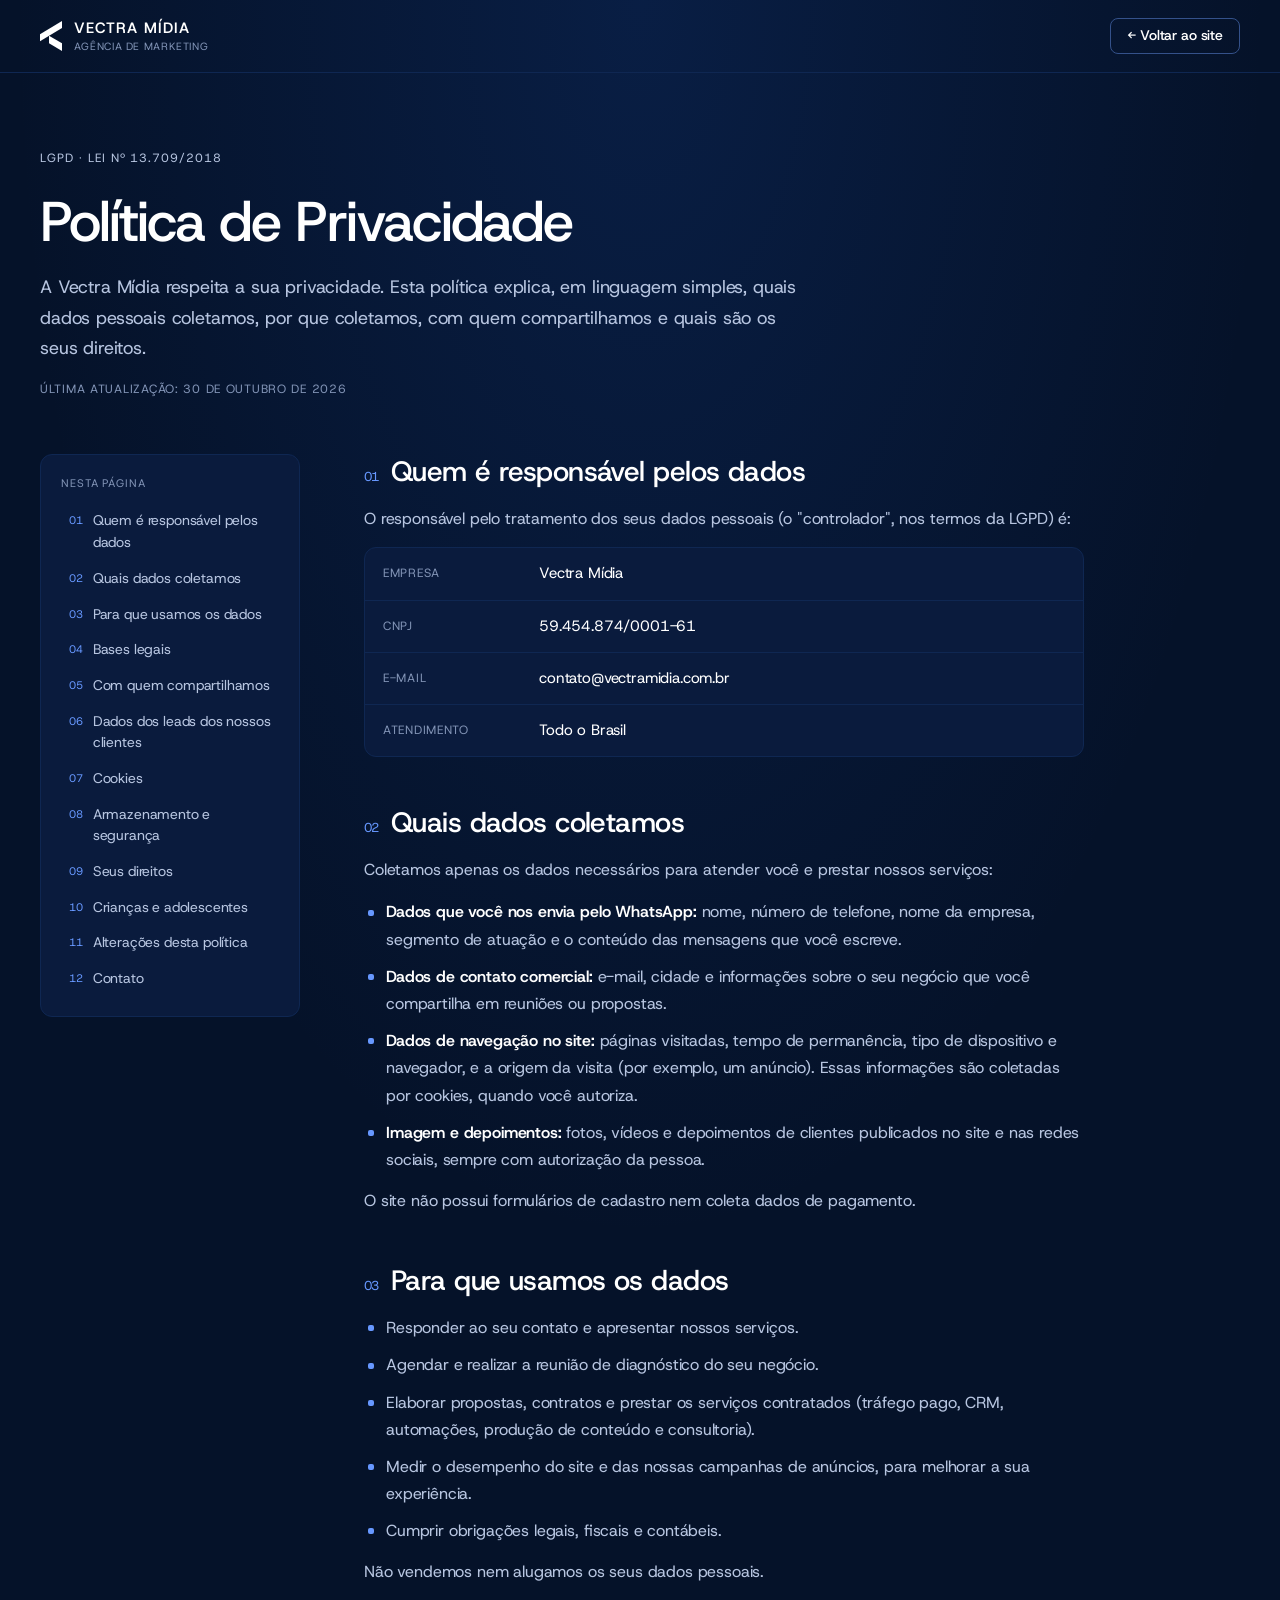
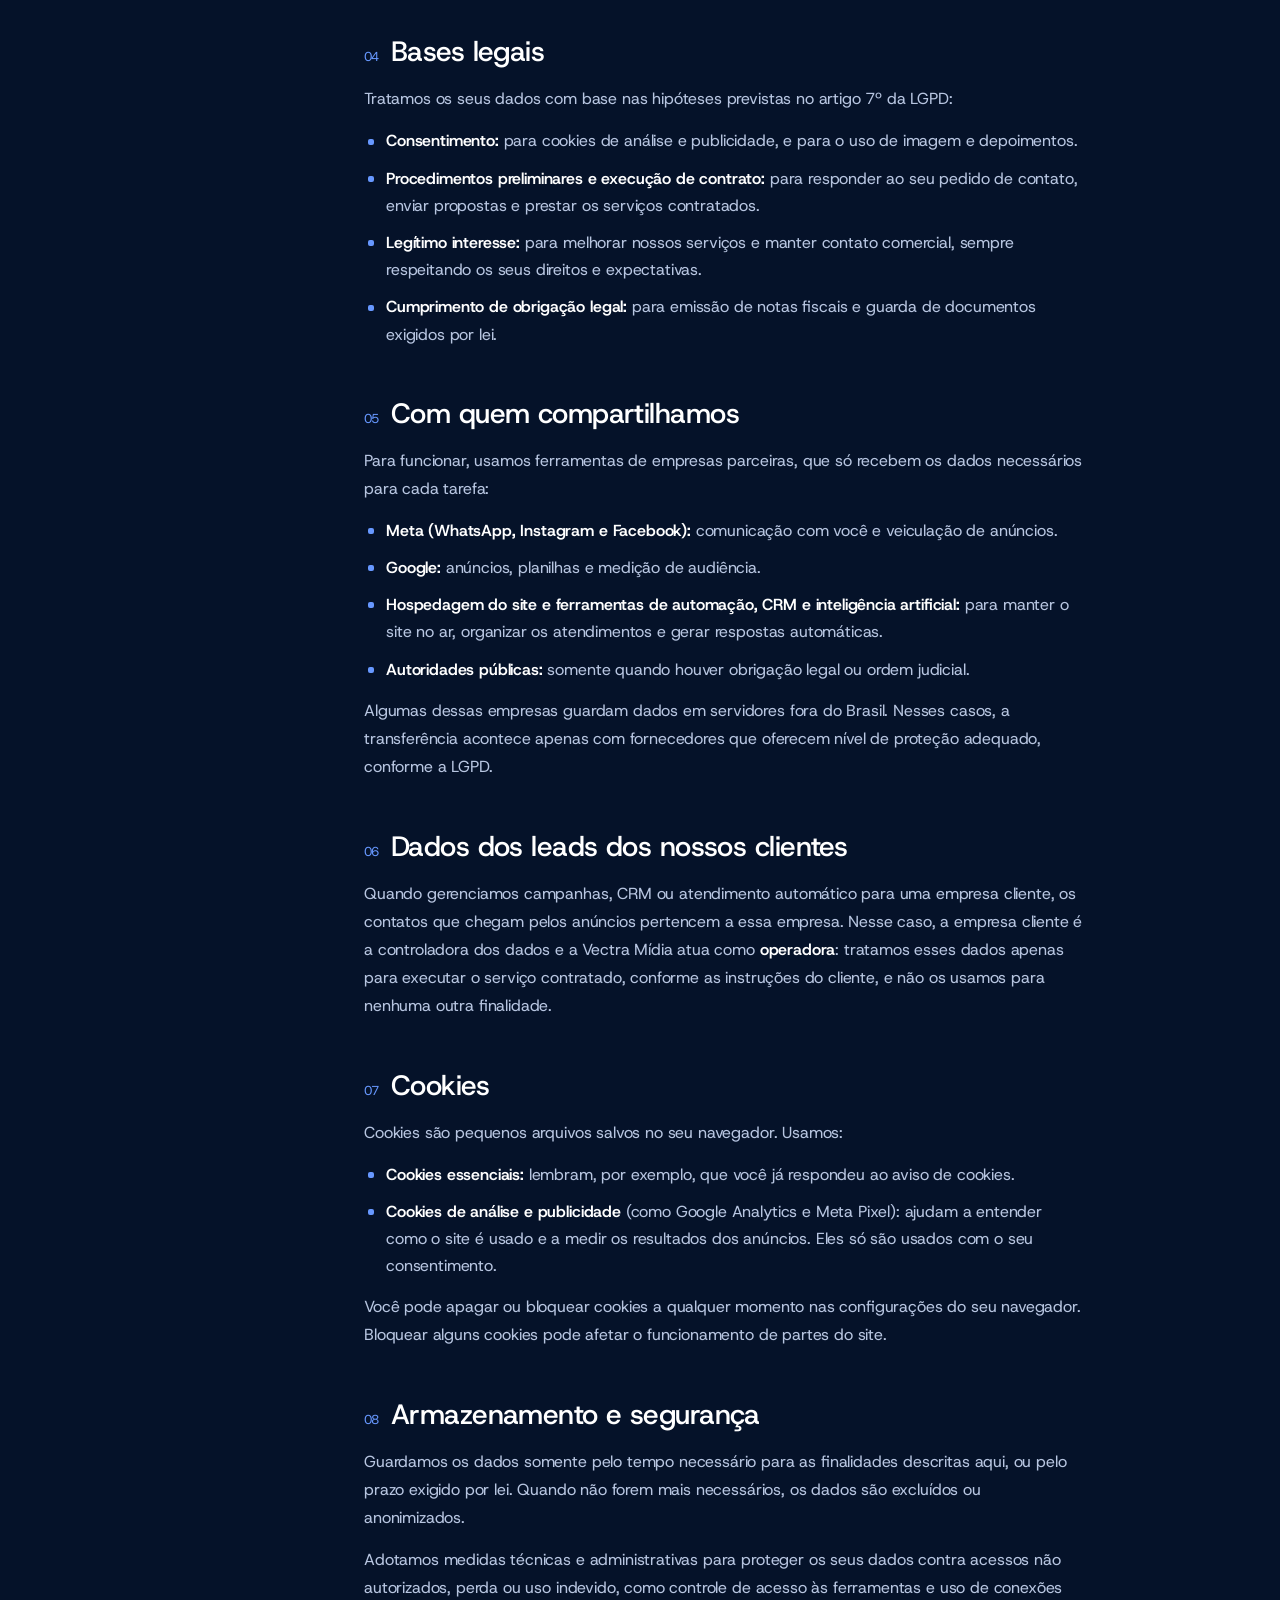
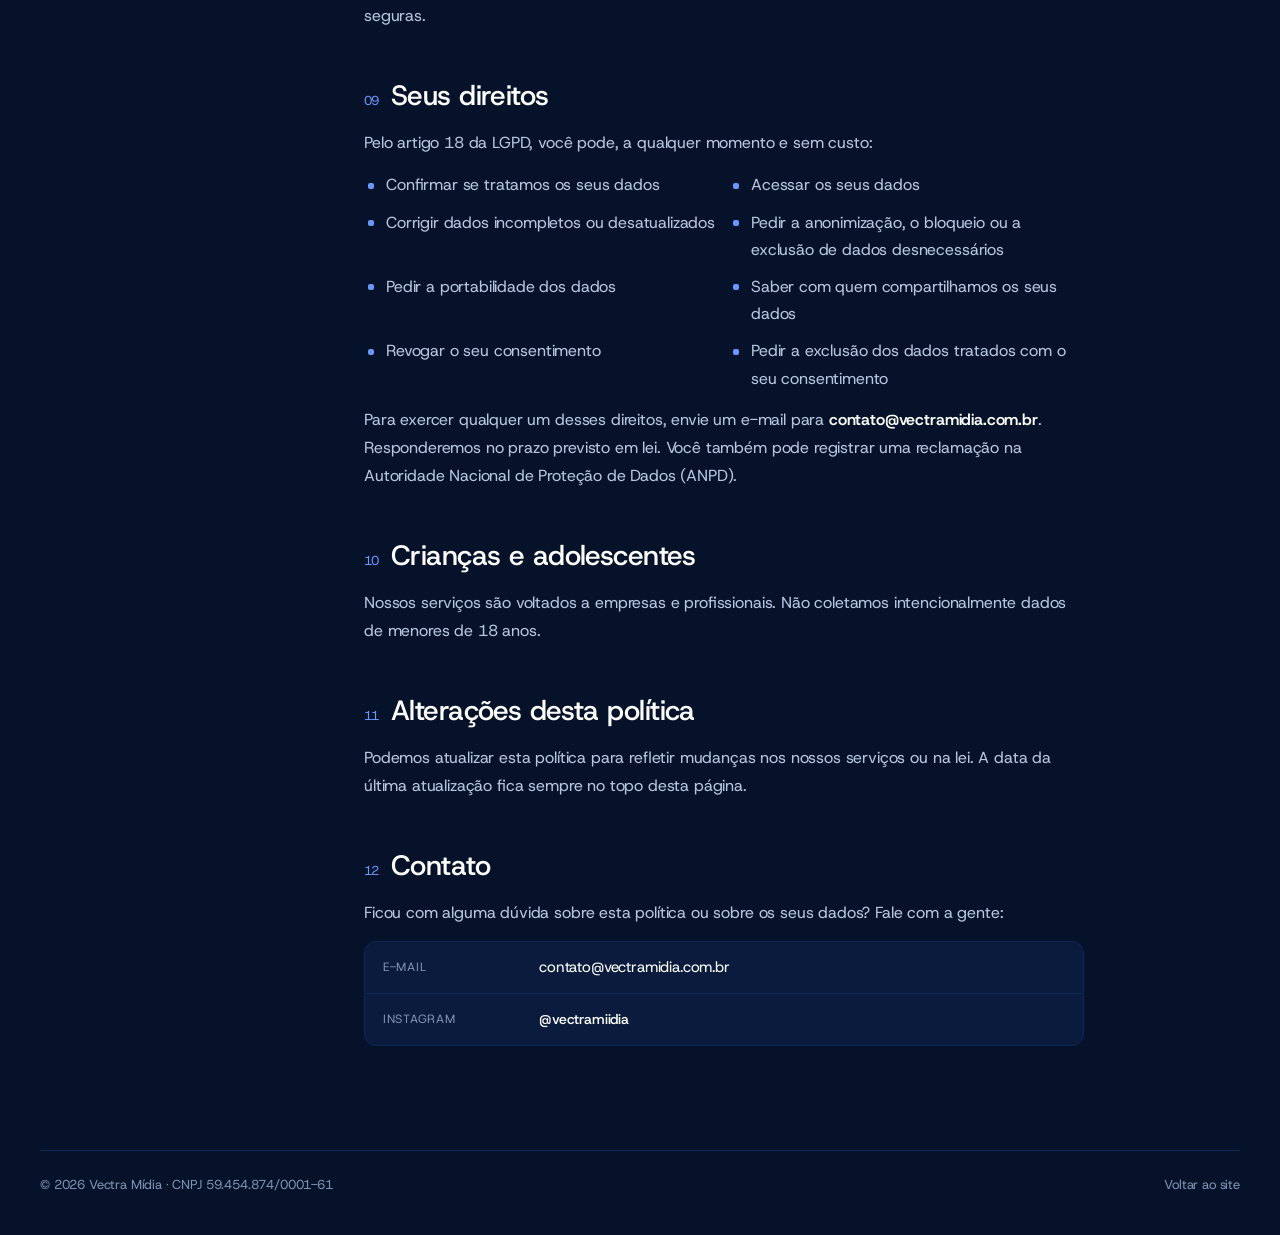
<file: vectra-midia-redesign/politica-de-privacidade.html>
<!DOCTYPE html>
<html lang="pt-BR">
<head>
  <meta charset="UTF-8">
  <meta name="viewport" content="width=device-width, initial-scale=1.0">
  <title>Política de Privacidade — Vectra Mídia</title>
  <meta name="description" content="Saiba como a Vectra Mídia coleta, usa e protege os seus dados pessoais, de acordo com a Lei Geral de Proteção de Dados (LGPD).">
  <meta name="robots" content="index, follow">
  <meta name="theme-color" content="#051229">
  <link rel="icon" type="image/svg+xml" href="./assets/images/favicon.svg?v=2">

  <link rel="preconnect" href="https://fonts.googleapis.com">
  <link rel="preconnect" href="https://fonts.gstatic.com" crossorigin>
  <link href="https://fonts.googleapis.com/css2?family=Host+Grotesk:wght@300..800&display=swap" rel="stylesheet">
  <link rel="stylesheet" href="./assets/css/style.css?v=20261123c">
</head>
<body class="legal-page">

  <header class="legal-header">
    <div class="container legal-header-inner">
      <a href="./index.html" class="brand" aria-label="Voltar para o site da Vectra Mídia">
        <img src="./assets/images/logo-vectra-branco.svg" alt="Logo Vectra Mídia" class="brand-mark" width="22" height="30">
        <span class="brand-text">
          <span class="brand-name">VECTRA MÍDIA</span>
          <span class="brand-sub">Agência de Marketing</span>
        </span>
      </a>
      <a href="./index.html" class="btn btn-ghost btn-sm">← Voltar ao site</a>
    </div>
  </header>

  <main class="container legal">
    <div class="legal-hero">
      <span class="eyebrow">LGPD · Lei nº 13.709/2018</span>
      <h1 class="legal-title">Política de Privacidade</h1>
      <p class="legal-intro">A Vectra Mídia respeita a sua privacidade. Esta política explica, em linguagem simples, quais dados pessoais coletamos, por que coletamos, com quem compartilhamos e quais são os seus direitos.</p>
      <p class="legal-date">Última atualização: 30 de outubro de 2026</p>
    </div>

    <div class="legal-layout">
      <nav class="legal-toc" aria-label="Sumário">
        <span class="legal-toc-title">Nesta página</span>
        <ol>
          <li><a href="#quem-somos">Quem é responsável pelos dados</a></li>
          <li><a href="#dados-coletados">Quais dados coletamos</a></li>
          <li><a href="#finalidades">Para que usamos os dados</a></li>
          <li><a href="#bases-legais">Bases legais</a></li>
          <li><a href="#compartilhamento">Com quem compartilhamos</a></li>
          <li><a href="#clientes">Dados dos leads dos nossos clientes</a></li>
          <li><a href="#cookies">Cookies</a></li>
          <li><a href="#armazenamento">Armazenamento e segurança</a></li>
          <li><a href="#direitos">Seus direitos</a></li>
          <li><a href="#menores">Crianças e adolescentes</a></li>
          <li><a href="#alteracoes">Alterações desta política</a></li>
          <li><a href="#contato">Contato</a></li>
        </ol>
      </nav>

      <article class="legal-body">

        <section id="quem-somos">
          <h2><span>01</span> Quem é responsável pelos dados</h2>
          <p>O responsável pelo tratamento dos seus dados pessoais (o "controlador", nos termos da LGPD) é:</p>
          <dl class="legal-card">
            <div><dt>Empresa</dt><dd>Vectra Mídia</dd></div>
            <div><dt>CNPJ</dt><dd>59.454.874/0001-61</dd></div>
            <div><dt>E-mail</dt><dd>contato@vectramidia.com.br</dd></div>
            <div><dt>Atendimento</dt><dd>Todo o Brasil</dd></div>
          </dl>
        </section>

        <section id="dados-coletados">
          <h2><span>02</span> Quais dados coletamos</h2>
          <p>Coletamos apenas os dados necessários para atender você e prestar nossos serviços:</p>
          <ul>
            <li><strong>Dados que você nos envia pelo WhatsApp:</strong> nome, número de telefone, nome da empresa, segmento de atuação e o conteúdo das mensagens que você escreve.</li>
            <li><strong>Dados de contato comercial:</strong> e-mail, cidade e informações sobre o seu negócio que você compartilha em reuniões ou propostas.</li>
            <li><strong>Dados de navegação no site:</strong> páginas visitadas, tempo de permanência, tipo de dispositivo e navegador, e a origem da visita (por exemplo, um anúncio). Essas informações são coletadas por cookies, quando você autoriza.</li>
            <li><strong>Imagem e depoimentos:</strong> fotos, vídeos e depoimentos de clientes publicados no site e nas redes sociais, sempre com autorização da pessoa.</li>
          </ul>
          <p>O site não possui formulários de cadastro nem coleta dados de pagamento.</p>
        </section>

        <section id="finalidades">
          <h2><span>03</span> Para que usamos os dados</h2>
          <ul>
            <li>Responder ao seu contato e apresentar nossos serviços.</li>
            <li>Agendar e realizar a reunião de diagnóstico do seu negócio.</li>
            <li>Elaborar propostas, contratos e prestar os serviços contratados (tráfego pago, CRM, automações, produção de conteúdo e consultoria).</li>
            <li>Medir o desempenho do site e das nossas campanhas de anúncios, para melhorar a sua experiência.</li>
            <li>Cumprir obrigações legais, fiscais e contábeis.</li>
          </ul>
          <p>Não vendemos nem alugamos os seus dados pessoais.</p>
        </section>

        <section id="bases-legais">
          <h2><span>04</span> Bases legais</h2>
          <p>Tratamos os seus dados com base nas hipóteses previstas no artigo 7º da LGPD:</p>
          <ul>
            <li><strong>Consentimento:</strong> para cookies de análise e publicidade, e para o uso de imagem e depoimentos.</li>
            <li><strong>Procedimentos preliminares e execução de contrato:</strong> para responder ao seu pedido de contato, enviar propostas e prestar os serviços contratados.</li>
            <li><strong>Legítimo interesse:</strong> para melhorar nossos serviços e manter contato comercial, sempre respeitando os seus direitos e expectativas.</li>
            <li><strong>Cumprimento de obrigação legal:</strong> para emissão de notas fiscais e guarda de documentos exigidos por lei.</li>
          </ul>
        </section>

        <section id="compartilhamento">
          <h2><span>05</span> Com quem compartilhamos</h2>
          <p>Para funcionar, usamos ferramentas de empresas parceiras, que só recebem os dados necessários para cada tarefa:</p>
          <ul>
            <li><strong>Meta (WhatsApp, Instagram e Facebook):</strong> comunicação com você e veiculação de anúncios.</li>
            <li><strong>Google:</strong> anúncios, planilhas e medição de audiência.</li>
            <li><strong>Hospedagem do site e ferramentas de automação, CRM e inteligência artificial:</strong> para manter o site no ar, organizar os atendimentos e gerar respostas automáticas.</li>
            <li><strong>Autoridades públicas:</strong> somente quando houver obrigação legal ou ordem judicial.</li>
          </ul>
          <p>Algumas dessas empresas guardam dados em servidores fora do Brasil. Nesses casos, a transferência acontece apenas com fornecedores que oferecem nível de proteção adequado, conforme a LGPD.</p>
        </section>

        <section id="clientes">
          <h2><span>06</span> Dados dos leads dos nossos clientes</h2>
          <p>Quando gerenciamos campanhas, CRM ou atendimento automático para uma empresa cliente, os contatos que chegam pelos anúncios pertencem a essa empresa. Nesse caso, a empresa cliente é a controladora dos dados e a Vectra Mídia atua como <strong>operadora</strong>: tratamos esses dados apenas para executar o serviço contratado, conforme as instruções do cliente, e não os usamos para nenhuma outra finalidade.</p>
        </section>

        <section id="cookies">
          <h2><span>07</span> Cookies</h2>
          <p>Cookies são pequenos arquivos salvos no seu navegador. Usamos:</p>
          <ul>
            <li><strong>Cookies essenciais:</strong> lembram, por exemplo, que você já respondeu ao aviso de cookies.</li>
            <li><strong>Cookies de análise e publicidade</strong> (como Google Analytics e Meta Pixel): ajudam a entender como o site é usado e a medir os resultados dos anúncios. Eles só são usados com o seu consentimento.</li>
          </ul>
          <p>Você pode apagar ou bloquear cookies a qualquer momento nas configurações do seu navegador. Bloquear alguns cookies pode afetar o funcionamento de partes do site.</p>
        </section>

        <section id="armazenamento">
          <h2><span>08</span> Armazenamento e segurança</h2>
          <p>Guardamos os dados somente pelo tempo necessário para as finalidades descritas aqui, ou pelo prazo exigido por lei. Quando não forem mais necessários, os dados são excluídos ou anonimizados.</p>
          <p>Adotamos medidas técnicas e administrativas para proteger os seus dados contra acessos não autorizados, perda ou uso indevido, como controle de acesso às ferramentas e uso de conexões seguras.</p>
        </section>

        <section id="direitos">
          <h2><span>09</span> Seus direitos</h2>
          <p>Pelo artigo 18 da LGPD, você pode, a qualquer momento e sem custo:</p>
          <ul class="legal-rights">
            <li>Confirmar se tratamos os seus dados</li>
            <li>Acessar os seus dados</li>
            <li>Corrigir dados incompletos ou desatualizados</li>
            <li>Pedir a anonimização, o bloqueio ou a exclusão de dados desnecessários</li>
            <li>Pedir a portabilidade dos dados</li>
            <li>Saber com quem compartilhamos os seus dados</li>
            <li>Revogar o seu consentimento</li>
            <li>Pedir a exclusão dos dados tratados com o seu consentimento</li>
          </ul>
          <p>Para exercer qualquer um desses direitos, envie um e-mail para <strong>contato@vectramidia.com.br</strong>. Responderemos no prazo previsto em lei. Você também pode registrar uma reclamação na Autoridade Nacional de Proteção de Dados (ANPD).</p>
        </section>

        <section id="menores">
          <h2><span>10</span> Crianças e adolescentes</h2>
          <p>Nossos serviços são voltados a empresas e profissionais. Não coletamos intencionalmente dados de menores de 18 anos.</p>
        </section>

        <section id="alteracoes">
          <h2><span>11</span> Alterações desta política</h2>
          <p>Podemos atualizar esta política para refletir mudanças nos nossos serviços ou na lei. A data da última atualização fica sempre no topo desta página.</p>
        </section>

        <section id="contato">
          <h2><span>12</span> Contato</h2>
          <p>Ficou com alguma dúvida sobre esta política ou sobre os seus dados? Fale com a gente:</p>
          <dl class="legal-card">
            <div><dt>E-mail</dt><dd>contato@vectramidia.com.br</dd></div>
            <div><dt>Instagram</dt><dd><a class="text-link" href="https://www.instagram.com/vectramiidia" target="_blank" rel="noopener">@vectramiidia</a></dd></div>
          </dl>
        </section>

      </article>
    </div>
  </main>

  <footer class="footer legal-footer">
    <div class="container">
      <div class="footer-bottom">
        <div>© 2026 Vectra Mídia · CNPJ 59.454.874/0001-61</div>
        <div class="footer-legal">
          <a href="./index.html">Voltar ao site</a>
        </div>
      </div>
    </div>
  </footer>

</body>
</html>
</file>
<file: vectra-midia-redesign/assets/css/style.css>
/* ==========================================================================
   VECTRA MÍDIA — ESTILO "DESIGN 5"
   Cores e fonte do Manual da Marca (23/11/2026): azul-marinho, azul #1A55C0,
   branco/#EAF2FF e amarelo #FCE780 como detalhe. Fonte Host Grotesk.
   ========================================================================== */

/* Layout: topo dividido (texto + painel de leads ao vivo), números logo abaixo,
   seções escuras em sequência e um painel claro para os depoimentos. */
:root {
  /* Superfícies (pretas, de mais escura para mais clara) */
  --black: #030B1A;
  --canvas: #051229;        /* fundo da página */
  --card: #0A1B3D;          /* cartões */
  --raised: #0F2752;        /* cartões em destaque, linhas da grade */
  --edge: #1D3769;          /* bordas finas */
  --smoke: #34518A;         /* bordas de botões secundários */

  /* Texto */
  --white: #ffffff;
  --ash: #B7C5E0;           /* texto secundário */
  --mist: #8092B4;          /* texto terciário */

  /* Azul da marca (único destaque) */
  --blue: #6798ff;
  --blue-strong: #1A55C0;
  --blue-soft: rgba(103, 152, 255, 0.14);

  /* Manual da marca: azul-marinho e amarelo (amarelo só como detalhe) */
  --navy: #0C285A;
  --yellow: #FCE780;

  /* Verde do WhatsApp: SÓ no botão flutuante e no ícone/animação do botão de diagnóstico */
  --wa-green: #25D366;
  --wa-green-dark: #1DA851;
  --wa-green-glow: rgba(37, 211, 102, 0.55);

  /* Painel claro */
  --paper: #EAF2FF;
  --ink: #0C285A;
  --ink-2: #44557A;
  --ink-line: #CFDDF5;

  /* Fontes */
  --font: 'Host Grotesk', 'Inter', ui-sans-serif, system-ui, -apple-system, 'Segoe UI', Roboto, sans-serif;
  --mono: 'Host Grotesk', 'JetBrains Mono', 'IBM Plex Mono', ui-monospace, SFMono-Regular, Menlo, Consolas, monospace;

  /* Medidas */
  --max: 1200px;
  --gutter: 32px;
  --section: 128px;
  --r: 8px;
  --r-sm: 4px;
  --r-lg: 12px;
  --header-h: 72px;
  --grid: 48px;

  color-scheme: dark;
}

/* --------------------------------------------------------------------------
   BASE
   -------------------------------------------------------------------------- */
*, *::before, *::after { box-sizing: border-box; margin: 0; padding: 0; }

html { scroll-behavior: smooth; scroll-padding-top: calc(var(--header-h) + 16px); -webkit-text-size-adjust: 100%; }

body {
  background: var(--canvas);
  color: var(--white);
  font-family: var(--font);
  font-size: 16px;
  font-weight: 400;
  line-height: 1.55;
  letter-spacing: -0.01em;
  font-feature-settings: "liga";
  -webkit-font-smoothing: antialiased;
  -moz-osx-font-smoothing: grayscale;
  overflow-x: hidden;
}

img { display: block; max-width: 100%; height: auto; }
a { color: inherit; text-decoration: none; }
button { font: inherit; color: inherit; background: none; border: 0; cursor: pointer; }
ul { list-style: none; }
strong { color: var(--white); font-weight: 600; }

:focus-visible { outline: 2px solid var(--blue); outline-offset: 3px; border-radius: var(--r-sm); }

.container { width: 100%; max-width: calc(var(--max) + var(--gutter) * 2); margin: 0 auto; padding: 0 var(--gutter); }

.section { position: relative; padding-top: var(--section); overflow-x: clip; }


/* --------------------------------------------------------------------------
   LUZ QUE ACOMPANHA O MOUSE (pelo site inteiro, atrás do conteúdo)
   -------------------------------------------------------------------------- */
.cursor-glow {
  position: fixed; inset: 0; z-index: -1; pointer-events: none;
  --cx: 50vw; --cy: 30vh;
  background:
    radial-gradient(520px circle at var(--cx) var(--cy), rgba(26,85,192,.20), rgba(26,85,192,.06) 45%, transparent 70%),
    radial-gradient(160px circle at var(--cx) var(--cy), rgba(103,152,255,.14), transparent 70%);
  opacity: 0;
  transition: opacity .6s ease;
}
.cursor-glow.is-on { opacity: 1; }

/* --------------------------------------------------------------------------
   FUNDO ANIMADO (gradiente azul que se move com a rolagem)
   -------------------------------------------------------------------------- */
.aurora {
  position: fixed; inset: 0; z-index: -1; pointer-events: none; overflow: hidden;
  --p: 0;  /* progresso da rolagem: 0 no topo, 1 no fim (definido pelo main.js) */
}
.aurora-blob {
  position: absolute;
  width: 70vmax; height: 70vmax;
  border-radius: 50%;
  opacity: .55;
  will-change: transform;
}
.aurora-blob--1 {
  left: -20vmax; top: -25vmax;
  background: radial-gradient(closest-side, rgba(26,85,192,.55), rgba(26,85,192,.12) 55%, transparent 75%);
  translate: calc(var(--p) * 55vw) calc(var(--p) * 30vh);
  opacity: calc(.6 - var(--p) * .25);
  animation: drift1 22s ease-in-out infinite alternate;
}
.aurora-blob--2 {
  right: -25vmax; top: 10vh;
  background: radial-gradient(closest-side, rgba(84,160,255,.38), rgba(84,160,255,.08) 55%, transparent 75%);
  translate: calc(var(--p) * -45vw) calc(var(--p) * 20vh);
  opacity: calc(.2 + var(--p) * .5);
  animation: drift2 26s ease-in-out infinite alternate;
}
.aurora-blob--3 {
  left: 20vw; bottom: -40vmax;
  background: radial-gradient(closest-side, rgba(103,152,255,.40), rgba(30,63,191,.12) 55%, transparent 75%);
  translate: calc(var(--p) * 20vw) calc(var(--p) * -35vh);
  animation: drift3 30s ease-in-out infinite alternate;
}
@keyframes drift1 { to { transform: translate(8vw, 6vh) scale(1.15) rotate(25deg); } }
@keyframes drift2 { to { transform: translate(-6vw, 10vh) scale(.9) rotate(-20deg); } }
@keyframes drift3 { to { transform: translate(10vw, -8vh) scale(1.2); } }


/* --------------------------------------------------------------------------
   TIPOGRAFIA
   -------------------------------------------------------------------------- */
.eyebrow {
  display: inline-flex;
  align-items: center;
  gap: 10px;
  font-family: var(--mono);
  font-size: 12px;
  font-weight: 400;
  letter-spacing: 0.08em;
  text-transform: uppercase;
  color: var(--ash);
  margin-bottom: 24px;
}

.section-title {
  font-weight: 500;
  font-size: clamp(32px, 4.2vw, 48px);
  line-height: 1.12;
  letter-spacing: -0.03em;
  color: var(--white);
  text-wrap: balance;
}

.section-subtitle {
  margin-top: 18px;
  font-size: 17px;
  line-height: 1.6;
  color: var(--ash);
  max-width: 600px;
  text-wrap: pretty;
}

.section-header { margin-bottom: 56px; max-width: 760px; }

.body-lg { color: var(--ash); font-size: 16px; line-height: 1.7; margin-top: 16px; }

.text-link {
  display: inline-block;
  color: var(--white);
  font-size: 14px;
  font-weight: 500;
  transition: color .2s ease;
}
.text-link:hover { color: var(--blue); }

.muted { color: var(--ash); }

.live-dot {
  position: relative;
  width: 8px; height: 8px; flex: none;
  border-radius: 50%;
  background: var(--blue);
}
.live-dot::after {
  content: ""; position: absolute; inset: 0; border-radius: 50%;
  background: var(--blue);
  animation: ping 1.8s cubic-bezier(0, 0, .2, 1) infinite;
}
@keyframes ping { 75%, 100% { transform: scale(2.6); opacity: 0; } }

/* --------------------------------------------------------------------------
   BOTÕES
   -------------------------------------------------------------------------- */
.btn {
  position: relative;
  display: inline-flex;
  align-items: center;
  justify-content: center;
  gap: 10px;
  padding: 11px 18px;
  border-radius: var(--r);
  font-family: var(--font);
  font-size: 15px;
  font-weight: 500;
  line-height: 1.25;
  letter-spacing: -0.01em;
  text-align: center;
  border: 1px solid transparent;
  overflow: hidden;
  isolation: isolate;
  transition: background-color .2s ease, border-color .2s ease, color .2s ease, transform .25s cubic-bezier(.2,.7,.2,1), box-shadow .3s ease;
}
.btn-primary { background: var(--white); color: var(--ink); }
.btn-primary:hover { background: #e9efff; box-shadow: 0 0 0 4px rgba(103,152,255,.22), 0 10px 40px -10px rgba(103,152,255,.7); }
.btn-chevron { display: inline-block; transition: transform .25s ease; }
.btn:hover .btn-chevron { transform: translateX(4px); }

.btn-ghost { background: transparent; color: var(--white); border-color: var(--smoke); }
.btn-ghost:hover { border-color: var(--blue); background: var(--blue-soft); }

/* Botões verdes do WhatsApp (exceção ao azul) */
.btn-primary.btn-wa { background: var(--wa-green); color: var(--white); }
.btn-primary.btn-wa:hover { background: var(--wa-green-dark); box-shadow: 0 0 0 4px rgba(37,211,102,.22), 0 10px 40px -10px var(--wa-green-glow); }
.btn-ghost.btn-wa-hover:hover { border-color: var(--wa-green); background: rgba(37,211,102,.14); box-shadow: 0 10px 40px -12px var(--wa-green-glow); }

.btn-lg { padding: 15px 24px; font-size: 16px; }
.btn-sm { padding: 8px 16px; font-size: 14px; }

/* brilho que atravessa o botão */
.btn-shine {
  position: absolute; inset: 0; z-index: -1; pointer-events: none;
  border-radius: inherit;
  background: linear-gradient(110deg, transparent 40%, rgba(103,152,255,.45) 50%, transparent 60%);
  background-size: 250% 100%;
  background-position: 150% 0;
  animation: shine 3.6s ease-in-out infinite;
}
@keyframes shine { 0%, 55% { background-position: 150% 0; } 85%, 100% { background-position: -50% 0; } }

/* --------------------------------------------------------------------------
   ETIQUETAS E ÍCONES
   -------------------------------------------------------------------------- */
.tag {
  display: inline-flex;
  align-items: center;
  gap: 6px;
  padding: 4px 8px;
  border-radius: var(--r-sm);
  border: 1px solid var(--edge);
  background: var(--raised);
  font-family: var(--mono);
  font-size: 11px;
  font-weight: 400;
  letter-spacing: 0.06em;
  text-transform: uppercase;
  color: var(--ash);
  line-height: 1.3;
  white-space: nowrap;
}
.tag--accent { color: var(--blue); border-color: rgba(103,152,255,.3); background: rgba(103,152,255,.08); }
.tag--overlay {
  position: absolute; top: 12px; left: 12px; z-index: 2;
  background: rgba(5,18,41,.75);
  backdrop-filter: blur(6px);
  -webkit-backdrop-filter: blur(6px);
  color: var(--white);
}

.check {
  width: 22px; height: 22px; flex: none;
  display: inline-flex; align-items: center; justify-content: center;
  border-radius: var(--r-sm);
  background: var(--blue-soft);
  color: var(--blue);
  margin-top: 1px;
}

/* --------------------------------------------------------------------------
   CABEÇALHO
   -------------------------------------------------------------------------- */
.site-header {
  position: fixed;
  inset: 0 0 auto 0;
  z-index: 100;
  height: var(--header-h);
  display: flex;
  align-items: center;
  border-bottom: 1px solid transparent;
  transition: background-color .3s ease, border-color .3s ease, transform .35s ease;
}
.site-header.is-scrolled {
  background: rgba(5, 18, 41, 0.82);
  backdrop-filter: saturate(140%) blur(14px);
  -webkit-backdrop-filter: saturate(140%) blur(14px);
  border-bottom-color: var(--raised);
}
.site-header.is-hidden { transform: translateY(-100%); }

.header-inner { display: flex; align-items: center; justify-content: space-between; gap: 24px; }

.brand { display: inline-flex; align-items: center; gap: 12px; flex: none; }
.brand-mark { height: 30px; width: auto; }
.brand-text { display: flex; flex-direction: column; line-height: 1.15; }
.brand-name { font-weight: 600; font-size: 15px; letter-spacing: 0.06em; }
.brand-sub { font-family: var(--mono); font-size: 10.5px; color: var(--mist); letter-spacing: 0.06em; text-transform: uppercase; margin-top: 2px; }

.nav-menu { display: flex; align-items: center; gap: 2px; }
.nav-link {
  display: block;
  padding: 8px 14px;
  border-radius: 9999px;
  font-size: 14px;
  font-weight: 500;
  color: var(--ash);
  transition: color .2s ease, background-color .2s ease;
}
.nav-link:hover { color: var(--white); background: var(--raised); }
.nav-link.is-active { color: var(--white); background: var(--raised); }

.hamburger { display: none; width: 44px; height: 44px; border-radius: var(--r); border: 1px solid var(--edge); align-items: center; justify-content: center; flex-direction: column; gap: 5px; }
.hamburger span { display: block; width: 18px; height: 1.5px; background: var(--white); border-radius: 2px; transition: transform .3s ease, opacity .3s ease; }
.hamburger.is-open span:nth-child(1) { transform: translateY(6.5px) rotate(45deg); }
.hamburger.is-open span:nth-child(2) { opacity: 0; }
.hamburger.is-open span:nth-child(3) { transform: translateY(-6.5px) rotate(-45deg); }

/* --------------------------------------------------------------------------
   TOPO (HERO)
   -------------------------------------------------------------------------- */
.hero {
  position: relative;
  padding: calc(var(--header-h) + 80px) 0 0;
  isolation: isolate;
  overflow-x: clip;
  --mx: 70%;
  --my: 30%;
}
/* grade de fundo */
.hero-grid-bg, .hero-spotlight {
  position: absolute; inset: 0; z-index: -1; pointer-events: none;
  background-image:
    linear-gradient(to right, var(--line-color) 1px, transparent 1px),
    linear-gradient(to bottom, var(--line-color) 1px, transparent 1px);
  background-size: var(--grid) var(--grid);
  background-position: center top;
}
.hero-grid-bg {
  --line-color: #0C2148;
  mask-image: radial-gradient(ellipse 90% 75% at 50% 30%, #000 40%, transparent 100%);
  -webkit-mask-image: radial-gradient(ellipse 90% 75% at 50% 30%, #000 40%, transparent 100%);
}
/* luz azul que acompanha o mouse */
.hero-spotlight {
  --line-color: rgba(103, 152, 255, 0.45);
  mask-image: radial-gradient(280px circle at var(--mx) var(--my), #000 0%, transparent 70%);
  -webkit-mask-image: radial-gradient(280px circle at var(--mx) var(--my), #000 0%, transparent 70%);
  transition: opacity .4s ease;
}
/* (a luz que segue o mouse agora é a .cursor-glow, no site inteiro) */

.hero-layout {
  display: grid;
  grid-template-columns: 1.1fr 0.9fr;
  gap: 64px;
  align-items: center;
}

.hero-copy .eyebrow { padding: 6px 12px 6px 10px; border: 1px solid var(--raised); border-radius: 9999px; background: rgba(10,27,61,.7); }

.hero-title {
  font-weight: 500;
  font-size: clamp(42px, 5.6vw, 68px);
  line-height: 1.08;
  letter-spacing: -0.04em;
  text-wrap: balance;
}
.hero-rotator {
  display: block;
  color: var(--yellow);
  min-height: 1.08em;
}
.typewriter-cursor {
  display: inline-block;
  width: 3px;
  height: .82em;
  margin-left: 6px;
  vertical-align: -0.06em;
  background: var(--yellow);
  border-radius: 1px;
  animation: blink 1.05s steps(1) infinite;
}
@keyframes blink { 50% { opacity: 0; } }

.hero-description {
  margin-top: 24px;
  max-width: 520px;
  font-size: 18px;
  line-height: 1.65;
  color: var(--ash);
  text-wrap: pretty;
}

.hero-actions { margin-top: 36px; display: flex; flex-wrap: wrap; align-items: center; gap: 14px; }
.hero-actions .btn-cta { font-size: 16px; font-weight: 600; }

/* Painel de leads */
.dash {
  position: relative;
  background: var(--card);
  border: 1px solid var(--raised);
  border-radius: var(--r-lg);
  padding: 18px;
  box-shadow: 0 0 0 1px rgba(0,0,0,.6), 0 40px 120px -40px rgba(26,85,192,.45);
  transform: perspective(1200px) rotateY(-6deg) rotateX(3deg);
  transition: transform .6s cubic-bezier(.2,.7,.2,1);
}
.dash:hover { transform: perspective(1200px) rotateY(0) rotateX(0); }
.dash::before {
  content: ""; position: absolute; inset: -1px; border-radius: inherit; pointer-events: none;
  padding: 1px;
  background: linear-gradient(140deg, rgba(103,152,255,.55), transparent 35%, transparent 70%, rgba(103,152,255,.25));
  -webkit-mask: linear-gradient(#000 0 0) content-box, linear-gradient(#000 0 0);
  -webkit-mask-composite: xor;
  mask-composite: exclude;
}
.dash-head { display: flex; align-items: center; justify-content: space-between; gap: 12px; padding-bottom: 14px; border-bottom: 1px solid var(--raised); }
.dash-title { display: flex; align-items: center; gap: 10px; font-size: 13px; font-weight: 500; }
.dash-title img { height: 18px; width: auto; }
.dash-live { display: inline-flex; align-items: center; gap: 8px; font-family: var(--mono); font-size: 11px; color: var(--blue); text-transform: uppercase; letter-spacing: .08em; }

.dash-kpis { display: grid; grid-template-columns: repeat(3, 1fr); gap: 8px; margin-top: 14px; }
.dash-kpi { background: var(--canvas); border: 1px solid var(--raised); border-radius: var(--r); padding: 10px 12px; display: grid; gap: 2px; }
.dash-kpi-label { font-family: var(--mono); font-size: 10px; color: var(--mist); text-transform: uppercase; letter-spacing: .06em; }
.dash-kpi-value { font-size: 24px; font-weight: 500; letter-spacing: -0.03em; font-variant-numeric: tabular-nums; transition: color .3s ease; }
.dash-kpi-value--accent { color: var(--blue); }
.dash-kpi-value.bump { animation: bump .6s ease; }
@keyframes bump { 30% { color: var(--blue); transform: translateY(-2px); } }

.dash-chart { margin-top: 12px; background: var(--canvas); border: 1px solid var(--raised); border-radius: var(--r); padding: 12px 12px 8px; }
.dash-chart-bars { height: 84px; display: flex; align-items: flex-end; gap: 6px; }
.dash-chart-bars span {
  flex: 1;
  height: var(--h);
  border-radius: 3px 3px 0 0;
  background: linear-gradient(to top, rgba(103,152,255,.25), rgba(103,152,255,.85));
  transform-origin: bottom;
  animation: grow 1.1s cubic-bezier(.2,.7,.2,1) both;
  transition: height .6s cubic-bezier(.2,.7,.2,1);
}
.dash-chart-bars span:last-child { background: linear-gradient(to top, rgba(103,152,255,.5), #a9c4ff); }
.dash-chart-bars span:nth-child(2n) { animation-delay: .08s; }
.dash-chart-bars span:nth-child(3n) { animation-delay: .16s; }
@keyframes grow { from { transform: scaleY(0); } }
.dash-chart-axis { display: flex; justify-content: space-between; margin-top: 6px; font-family: var(--mono); font-size: 10px; color: var(--mist); }

.dash-list { margin-top: 12px; display: grid; gap: 6px; }
.dash-list li {
  display: grid; grid-template-columns: auto 1fr auto; align-items: center; gap: 10px;
  padding: 8px 10px;
  background: var(--canvas);
  border: 1px solid var(--raised);
  border-radius: var(--r);
}
.dash-list li.is-new { animation: slidein .6s cubic-bezier(.2,.7,.2,1); border-color: rgba(103,152,255,.5); }
@keyframes slidein { from { opacity: 0; transform: translateY(-10px); } }
.dash-avatar {
  width: 28px; height: 28px; border-radius: 50%;
  display: flex; align-items: center; justify-content: center;
  background: var(--raised); color: var(--white);
  font-size: 10.5px; font-weight: 600;
}
.dash-who { display: grid; min-width: 0; }
.dash-who b { font-size: 13px; font-weight: 500; }
.dash-who small { font-size: 11px; color: var(--mist); white-space: nowrap; overflow: hidden; text-overflow: ellipsis; }
.dash-status { font-family: var(--mono); font-size: 10px; text-transform: uppercase; letter-spacing: .05em; padding: 3px 7px; border-radius: var(--r-sm); white-space: nowrap; }
.dash-status--new { color: var(--white); background: var(--blue-strong); }
.dash-status--talk { color: var(--blue); background: var(--blue-soft); }
.dash-status--won { color: var(--ink); background: var(--white); }

.dash-foot { margin-top: 12px; display: flex; justify-content: space-between; gap: 8px; font-size: 12px; color: var(--ash); }
.dash-foot-value { font-family: var(--mono); color: var(--blue); font-size: 11px; }
.dash-demo {
  position: absolute; right: 14px; bottom: -11px;
  padding: 3px 8px; border-radius: var(--r-sm);
  background: var(--canvas); border: 1px solid var(--raised);
  font-family: var(--mono); font-size: 10px; color: var(--mist); text-transform: uppercase; letter-spacing: .08em;
}

/* Números */
.stats { margin-top: 96px; display: grid; grid-template-columns: repeat(3, 1fr); gap: 16px; }
.stat {
  position: relative;
  padding: 28px;
  background: var(--card);
  border: 1px solid var(--raised);
  border-radius: var(--r-lg);
  overflow: hidden;
  isolation: isolate;
  cursor: default;
  transition: border-color .35s ease, transform .35s cubic-bezier(.2,.7,.2,1), background-color .35s ease;
  --mx: 50%; --my: 0%;
}
.stat-glow {
  position: absolute; inset: 0; z-index: -1; pointer-events: none; opacity: 0;
  background:
    radial-gradient(320px circle at var(--mx) var(--my), rgba(103,152,255,.28), transparent 65%),
    linear-gradient(to bottom, rgba(26,85,192,.10), transparent);
  transition: opacity .35s ease;
}
.stat-icon {
  width: 44px; height: 44px;
  display: inline-flex; align-items: center; justify-content: center;
  border-radius: var(--r);
  background: var(--raised);
  border: 1px solid var(--edge);
  color: var(--blue);
  transition: background-color .35s ease, color .35s ease, border-color .35s ease, transform .35s ease;
}
.stat-number {
  margin-top: 22px;
  font-size: clamp(40px, 4.4vw, 56px);
  font-weight: 500;
  letter-spacing: -0.045em;
  line-height: 1;
  font-variant-numeric: tabular-nums;
  background: linear-gradient(90deg, var(--white), var(--white));
  -webkit-background-clip: text;
  background-clip: text;
  color: transparent;
  transition: filter .35s ease;
}
.stat-label { margin-top: 10px; font-size: 15px; font-weight: 500; color: var(--ash); transition: color .35s ease; }
.stat-bar { margin-top: 20px; height: 3px; border-radius: 3px; background: var(--raised); overflow: hidden; }
.stat-bar span { display: block; height: 100%; width: 18%; border-radius: inherit; background: var(--blue); transition: width .9s cubic-bezier(.2,.7,.2,1); }
.stat-stars { position: relative; margin-top: 14px; font-size: 18px; letter-spacing: 4px; line-height: 1; width: max-content; }
.stat-stars-base { color: var(--edge); }
.stat-stars-fill { position: absolute; inset: 0 auto 0 0; width: var(--w); overflow: hidden; white-space: nowrap; color: var(--yellow); transition: color .35s ease; }

.stat:hover, .stat:focus-visible, .stat.is-lit {
  border-color: rgba(103,152,255,.55);
  transform: translateY(-4px);
}
.stat:hover .stat-glow, .stat:focus-visible .stat-glow, .stat.is-lit .stat-glow { opacity: 1; }
.stat:hover .stat-icon, .stat:focus-visible .stat-icon, .stat.is-lit .stat-icon { background: var(--blue-strong); border-color: var(--blue); color: var(--white); transform: rotate(-6deg) scale(1.05); }
.stat:hover .stat-number, .stat:focus-visible .stat-number, .stat.is-lit .stat-number {
  background-image: linear-gradient(90deg, #ffffff 0%, #a9c4ff 45%, var(--blue) 100%);
  filter: drop-shadow(0 0 18px rgba(103,152,255,.35));
}
.stat:hover .stat-label, .stat:focus-visible .stat-label, .stat.is-lit .stat-label { color: var(--white); }
.stat:hover .stat-bar span, .stat:focus-visible .stat-bar span, .stat.is-lit .stat-bar span { width: var(--w); }
.stat:hover .stat-stars-fill, .stat:focus-visible .stat-stars-fill, .stat.is-lit .stat-stars-fill { color: var(--yellow); }

/* --------------------------------------------------------------------------
   FAIXA ROLANTE
   -------------------------------------------------------------------------- */
.marquee {
  margin-top: 96px;
  overflow: hidden;
  border-top: 1px solid var(--raised);
  border-bottom: 1px solid var(--raised);
  padding: 20px 0;
  mask-image: linear-gradient(90deg, transparent, #000 8%, #000 92%, transparent);
  -webkit-mask-image: linear-gradient(90deg, transparent, #000 8%, #000 92%, transparent);
}
.marquee-track { display: flex; width: max-content; animation: marquee 50s linear infinite; }
.marquee:hover .marquee-track { animation-play-state: paused; }
.marquee-group { display: flex; flex: none; }
.marquee-item {
  display: inline-flex; align-items: center; gap: 14px;
  padding: 0 28px;
  font-family: var(--mono);
  font-size: 12px;
  color: var(--ash);
  letter-spacing: .08em;
  text-transform: uppercase;
  white-space: nowrap;
}
.m-dot { width: 5px; height: 5px; border-radius: 1px; display: inline-block; background: var(--blue); }
@keyframes marquee { to { transform: translateX(-50%); } }

/* --------------------------------------------------------------------------
   CEO (foto recortada, com a luz azul ATRÁS dela)
   -------------------------------------------------------------------------- */
.ceo-grid { display: grid; grid-template-columns: 1fr 1fr; gap: 72px; align-items: center; }
.ceo-content { position: relative; z-index: 1; }
.ceo-text { margin-top: 28px; display: grid; gap: 16px; max-width: 560px; }
.ceo-text p { color: var(--ash); font-size: 16px; line-height: 1.75; }
.ceo-text p:first-child { color: var(--white); font-size: 19px; line-height: 1.6; }

.ceo-stage {
  position: relative;
  width: 100%;
  max-width: 520px;
  justify-self: end;
  aspect-ratio: 682 / 855;
  isolation: isolate;
  --rx: 0deg; --ry: 0deg; --gx: 50%; --gy: 35%;
}
/* luz de fundo (fica atrás da pessoa) */
.ceo-halo {
  position: absolute; inset: -6% -10% 2% -10%; z-index: 0; pointer-events: none;
  /* termina transparente antes da borda da caixa: nenhum corte reto */
  background: radial-gradient(closest-side at 50% 44%, rgba(26,85,192,.55), rgba(26,85,192,.2) 50%, rgba(26,85,192,.06) 72%, transparent 92%);
}
.ceo-rings { position: absolute; inset: 0; z-index: 0; pointer-events: none; }
.ceo-rings span {
  position: absolute; left: 50%; top: 42%;
  border-radius: 50%;
  border: 1px dashed rgba(103,152,255,.35);
  transform: translate(-50%, -50%);
  animation: spin 60s linear infinite;
}
.ceo-rings span:nth-child(1) { width: 74%; aspect-ratio: 1; }
.ceo-rings span:nth-child(2) { width: 96%; aspect-ratio: 1; border-style: solid; border-color: #16305F; animation-duration: 90s; animation-direction: reverse; }
@keyframes spin { to { transform: translate(-50%, -50%) rotate(360deg); } }

.ceo-figure {
  position: absolute; inset: 0; z-index: 1;
  transform: perspective(1000px) rotateX(var(--rx)) rotateY(var(--ry));
  transition: transform .4s cubic-bezier(.2,.7,.2,1);
}
.ceo-figure img {
  width: 100%; height: 100%;
  object-fit: contain; object-position: center bottom;
  /* só a parte de baixo se dissolve no fundo */
  mask-image: linear-gradient(to bottom, #000 64%, transparent 97%);
  -webkit-mask-image: linear-gradient(to bottom, #000 64%, transparent 97%);
  filter: drop-shadow(0 0 30px rgba(26,85,192,.25));
  transition: transform .6s cubic-bezier(.2,.7,.2,1);
}
.ceo-stage:hover .ceo-figure img { transform: scale(1.02); }

.ceo-chip {
  position: absolute; z-index: 2;
  display: inline-flex; align-items: center; gap: 8px;
  padding: 8px 12px;
  border-radius: var(--r);
  background: rgba(10,27,61,.85);
  backdrop-filter: blur(10px);
  -webkit-backdrop-filter: blur(10px);
  border: 1px solid var(--edge);
  font-size: 13px; font-weight: 500;
  white-space: nowrap;
  animation: float 6s ease-in-out infinite;
  transition: border-color .3s ease;
}
.ceo-chip i { width: 7px; height: 7px; border-radius: 2px; background: var(--blue); }
.ceo-chip--a { left: 0; top: 20%; }
.ceo-chip--b { right: 0; top: 46%; animation-delay: -2s; }
.ceo-chip--c { left: 4%; bottom: 16%; animation-delay: -4s; }
.ceo-stage:hover .ceo-chip { border-color: rgba(103,152,255,.5); }
@keyframes float { 50% { translate: 0 -8px; } }

/* --------------------------------------------------------------------------
   SOBRE + BASTIDORES
   -------------------------------------------------------------------------- */
.about-grid { display: grid; grid-template-columns: 1fr 1fr; gap: 80px; align-items: center; }
.about-content .section-title { margin-bottom: 8px; }

.feature-list { margin-top: 32px; display: grid; border-top: 1px solid var(--raised); }
.feature-list li {
  display: flex; align-items: flex-start; gap: 14px;
  padding: 18px 0;
  border-bottom: 1px solid var(--raised);
  color: var(--ash);
  font-size: 15px;
  line-height: 1.6;
}

.about-actions { margin-top: 36px; }

.backstage { display: grid; grid-template-columns: 1fr 1fr; gap: 16px; align-items: start; }
.backstage-col { display: grid; gap: 16px; align-content: start; }
.backstage-col--offset { align-self: center; }

.photo-card {
  background: var(--card);
  border: 1px solid var(--raised);
  border-radius: var(--r-lg);
  padding: 6px;
  transition: border-color .3s ease, transform .4s cubic-bezier(.2,.7,.2,1);
}
.photo-card:hover { border-color: rgba(103,152,255,.45); transform: translateY(-4px); }
/* Revelação com desfoque: a foto sai do embaçado conforme a página rola (valores definidos pelo main.js) */
.js .backstage .photo-card {
  --blur: 14px; --fade: .25; --zoom: 1.08;
  filter: blur(var(--blur));
  opacity: var(--fade);
  will-change: filter, opacity;
}
.js .backstage .photo-card .photo-card-media img { transform: scale(var(--zoom)); }
.js .backstage .photo-card:hover .photo-card-media img { transform: scale(calc(var(--zoom) + .04)); }
.photo-card-media { border-radius: var(--r); overflow: hidden; aspect-ratio: 4 / 5; }
.photo-card-media img { width: 100%; height: 100%; object-fit: cover; transition: transform .7s ease; }
.photo-card:hover .photo-card-media img { transform: scale(1.05); }
.photo-card figcaption { padding: 14px 10px 10px; display: grid; gap: 4px; }
.photo-card-title { font-size: 15px; font-weight: 500; }
.photo-card-sub { font-size: 13px; color: var(--mist); }

/* --------------------------------------------------------------------------
   SCROLL PORTAL ("Quem Somos"): quadros encaixados; a rolagem entra em cada um
   -------------------------------------------------------------------------- */
.portal-section { padding-top: calc(var(--section) * 0.6); }
.portal { position: relative; }
.portal-sticky { position: relative; }
.portal-stage { display: grid; gap: 16px; padding: 0 var(--gutter); max-width: calc(var(--max) + var(--gutter) * 2); margin: 0 auto; }
.portal-frame {
  position: relative;
  border-radius: 16px;
  border: 1px solid var(--frame-accent, rgba(103,152,255,.45));
  background:
    radial-gradient(ellipse 70% 60% at 50% 0%, rgba(26,85,192,.10), transparent 70%),
    rgba(5,18,41,.22);
  box-shadow: 0 0 0 1px rgba(103,152,255,.08), 0 0 40px -10px rgba(26,85,192,.35), inset 0 0 60px -20px rgba(26,85,192,.25);
  overflow: hidden;
}
.portal-frame[data-scene="1"] { --frame-accent: rgba(120,165,255,.5); }
.portal-frame[data-scene="2"] { --frame-accent: rgba(90,140,255,.45); }
.portal-frame[data-scene="3"] { --frame-accent: rgba(140,180,255,.45); }
.portal-frame[data-scene="4"] { --frame-accent: rgba(103,152,255,.55); }
.portal-frame::before {
  content: ""; position: absolute; inset: 0; pointer-events: none;
  background-image: linear-gradient(to right, rgba(255,255,255,.035) 1px, transparent 1px), linear-gradient(to bottom, rgba(255,255,255,.035) 1px, transparent 1px);
  background-size: 48px 48px;
  mask-image: radial-gradient(ellipse 80% 80% at 50% 50%, #000, transparent 90%);
  -webkit-mask-image: radial-gradient(ellipse 80% 80% at 50% 50%, #000, transparent 90%);
}
.portal-frame::after {   /* escurece os quadros distantes */
  content: ""; position: absolute; inset: 0; pointer-events: none;
  background: var(--portal-dim-color, #051229);
  opacity: calc(var(--portal-dim, 0) * .6);
}
.portal-content {
  position: relative; z-index: 1;
  display: flex; flex-direction: column; align-items: center; justify-content: center; text-align: center;
  padding: 48px 32px;
  min-height: 320px;
}
.portal-content .eyebrow { margin-bottom: 20px; }
.portal-content .eyebrow .check { margin: 0; }
.portal-title {
  max-width: 820px;
  font-size: clamp(30px, 4.6vw, 60px);
  font-weight: 500;
  line-height: 1.08;
  letter-spacing: -0.035em;
  text-wrap: balance;
}
.portal-text { margin-top: 20px; max-width: 620px; font-size: clamp(16px, 1.5vw, 19px); line-height: 1.65; color: var(--ash); text-wrap: pretty; }
.portal-lead { max-width: 820px; font-size: clamp(22px, 2.8vw, 36px); line-height: 1.3; letter-spacing: -0.02em; font-weight: 400; color: var(--ash); text-wrap: balance; }
.portal-lead strong { color: var(--white); font-weight: 500; }
.portal-pills { margin-top: 28px; display: flex; flex-wrap: wrap; justify-content: center; gap: 8px; }
.portal-pills span { padding: 8px 14px; border-radius: 9999px; border: 1px solid rgba(103,152,255,.35); background: rgba(26,85,192,.10); color: var(--white); font-size: 14px; font-weight: 500; }
.portal-actions { margin-top: 32px; }
.portal-diffs { width: 100%; max-width: 1000px; display: grid; grid-template-columns: repeat(3, 1fr); gap: 16px; text-align: left; }
.portal-diffs li {
  display: flex; flex-direction: column; gap: 10px;
  padding: 24px;
  border-radius: 12px;
  border: 1px solid rgba(103,152,255,.28);
  background: rgba(10,27,61,.55);
}
.portal-diffs .check { width: 30px; height: 30px; margin: 0 0 4px; }
.portal-diffs h3 { font-size: clamp(18px, 1.7vw, 22px); font-weight: 500; line-height: 1.25; letter-spacing: -0.02em; }
.portal-diffs p { font-size: 15px; line-height: 1.6; color: var(--ash); }
.portal-hud { display: none; }

/* Modo 3D (ligado pelo main.js) */
.portal.is-live { height: var(--portal-height, 460vh); }
.portal.is-live .portal-sticky {
  position: sticky; top: 0;
  height: 100vh; height: 100dvh;
  overflow: hidden;
  perspective: var(--portal-perspective, 1000px);
  perspective-origin: 50% calc(50% + var(--header-h) / 2);
}
.portal.is-live .portal-stage { position: absolute; inset: 0; display: block; padding: 0; max-width: none; transform-style: preserve-3d; }
.portal.is-live .portal-frame {
  position: absolute;
  left: 50%; top: calc(50% + var(--header-h) / 2);
  width: min(1100px, 92vw);
  height: min(620px, calc(100dvh - var(--header-h) - 120px));
  margin: 0;
  transform: translate(-50%, -50%) translateZ(var(--z, 0px));
  will-change: transform, opacity;
}
.portal.is-live .portal-content { height: 100%; min-height: 0; opacity: var(--portal-content, 1); }
.portal.is-live .portal-hud {
  position: absolute; left: 50%; bottom: 22px; transform: translateX(-50%);
  display: flex; align-items: center; gap: 14px;
  font-family: var(--mono); font-size: 11px; letter-spacing: .08em; text-transform: uppercase; color: var(--mist);
  z-index: 5;
}
.portal-count { white-space: nowrap; }
.portal-count b { color: var(--white); font-weight: 500; }
.portal-bar { width: 120px; height: 2px; background: var(--raised); border-radius: 2px; overflow: hidden; }
.portal-bar span { display: block; height: 100%; width: 0; background: var(--blue); }

/* Bastidores (fotos lado a lado, abaixo do portal) */
.backstage-head { margin: 72px 0 24px; }
.backstage--row { display: grid; grid-template-columns: repeat(3, 1fr); gap: 16px; align-items: start; }

@media (max-width: 720px) {
  .portal.is-live .portal-frame { width: 92vw; height: min(560px, calc(100dvh - var(--header-h) - 110px)); }
  .portal-content { padding: 32px 20px; }
  .portal-pills span { font-size: 13px; padding: 7px 12px; }
  .portal-diffs { grid-template-columns: 1fr; gap: 8px; }
  .portal-diffs li { padding: 12px 14px; gap: 4px; display: grid; grid-template-columns: auto 1fr; column-gap: 12px; align-items: start; }
  .portal-diffs .check { width: 24px; height: 24px; grid-row: span 2; margin: 2px 0 0; }
  .portal-diffs h3 { font-size: 15px; }
  .portal-diffs p { font-size: 13px; line-height: 1.45; }
  .portal-content .eyebrow { margin-bottom: 14px; }
  .portal-diffs + .portal-actions { margin-top: 16px; }
  .portal.is-live .portal-hud { left: 16px; transform: none; bottom: 26px; }
  .portal-hint { display: none; }
  .portal-actions .btn { width: 100%; }
  .backstage-head { margin-top: 48px; }
  .backstage--row { grid-template-columns: 1fr; }
  .backstage--row .photo-card-media { aspect-ratio: 4 / 3; }
}

/* --------------------------------------------------------------------------
   SERVIÇOS
   -------------------------------------------------------------------------- */
.services-grid {
  display: grid;
  grid-template-columns: repeat(3, 1fr);
  gap: 16px;
}
.service-card {
  position: relative;
  display: flex; flex-direction: column;
  padding: 28px;
  background: var(--card);
  border: 1px solid var(--raised);
  border-radius: var(--r-lg);
  overflow: hidden;
  isolation: isolate;
  transition: border-color .3s ease, transform .35s cubic-bezier(.2,.7,.2,1);
}
.service-card::before {
  content: ""; position: absolute; inset: 0; z-index: -1; pointer-events: none; opacity: 0;
  background: radial-gradient(360px circle at var(--mx, 50%) var(--my, 0%), rgba(103,152,255,.16), transparent 65%);
  transition: opacity .3s ease;
}
.service-card:hover { border-color: rgba(103,152,255,.45); transform: translateY(-3px); }
.service-card:hover::before { opacity: 1; }
.service-top { display: flex; align-items: center; justify-content: space-between; gap: 12px; }
.service-icon {
  width: 40px; height: 40px;
  display: inline-flex; align-items: center; justify-content: center;
  border-radius: var(--r);
  background: var(--raised);
  border: 1px solid var(--edge);
  color: var(--blue);
  transition: background-color .3s ease, color .3s ease;
}
.service-card:hover .service-icon { background: var(--blue-strong); color: var(--white); border-color: var(--blue); }
.service-card h3 {
  margin-top: 24px;
  font-size: 20px;
  font-weight: 500;
  line-height: 1.3;
  letter-spacing: -0.02em;
}
.service-card p { margin-top: 10px; color: var(--ash); font-size: 14.5px; line-height: 1.65; flex: 1; }
.service-link {
  margin-top: 24px;
  align-self: flex-start;
  display: inline-flex; align-items: center; gap: 8px;
  font-size: 14px; font-weight: 500;
  color: var(--white);
  transition: color .2s ease;
}
.service-link span { transition: transform .2s ease; }
.service-link:hover { color: var(--blue); }
.service-link:hover span { transform: translateX(4px); }

.service-card--main { grid-column: 1 / span 2; grid-row: 1 / span 2; padding: 36px; }
.service-card--main::after {
  content: ""; position: absolute; inset: 0; z-index: -2; pointer-events: none;
  background-image:
    linear-gradient(to right, #0C2148 1px, transparent 1px),
    linear-gradient(to bottom, #0C2148 1px, transparent 1px);
  background-size: 32px 32px;
  mask-image: linear-gradient(to top, #000, transparent 70%);
  -webkit-mask-image: linear-gradient(to top, #000, transparent 70%);
}
.service-card--main h3 { font-size: clamp(26px, 2.8vw, 34px); letter-spacing: -0.03em; max-width: 460px; }
.service-card--main p { font-size: 16px; max-width: 480px; flex: none; }
.service-viz { margin-top: auto; padding-top: 32px; height: 180px; display: flex; align-items: flex-end; gap: 10px; }
.service-viz span {
  flex: 1; height: var(--h);
  border-radius: 4px 4px 0 0;
  background: linear-gradient(to top, rgba(103,152,255,.12), rgba(103,152,255,.6));
  transform-origin: bottom;
  transform: scaleY(.55);
  transition: transform .8s cubic-bezier(.2,.7,.2,1);
}
.service-viz span:last-child { background: linear-gradient(to top, rgba(103,152,255,.35), #a9c4ff); }
.service-card--main:hover .service-viz span, .service-card--main.is-revealed .service-viz span { transform: scaleY(1); }
.service-viz span:nth-child(2) { transition-delay: .05s; } .service-viz span:nth-child(3) { transition-delay: .1s; }
.service-viz span:nth-child(4) { transition-delay: .15s; } .service-viz span:nth-child(5) { transition-delay: .2s; }
.service-viz span:nth-child(6) { transition-delay: .25s; } .service-viz span:nth-child(7) { transition-delay: .3s; }
.service-viz span:nth-child(8) { transition-delay: .35s; }

/* --------------------------------------------------------------------------
   VÍDEOS
   -------------------------------------------------------------------------- */
.reel-thumb {
  position: relative;
  display: block;
  width: 100%;
  aspect-ratio: 9 / 16;
  border-radius: var(--r);
  overflow: hidden;
  background: var(--black);
}
.reel-thumb img { width: 100%; height: 100%; object-fit: cover; transition: transform .7s ease; }
.reel-thumb::after {
  content: ""; position: absolute; inset: 0;
  background: linear-gradient(to top, rgba(0,0,0,.55), transparent 45%);
  pointer-events: none;
}
.reel-thumb:hover img { transform: scale(1.04); }

.play-btn {
  position: absolute; left: 50%; top: 50%; z-index: 2;
  width: 64px; height: 64px;
  transform: translate(-50%, -50%);
  display: flex; align-items: center; justify-content: center;
  border-radius: 50%;
  background: var(--white);
  color: var(--ink);
  box-shadow: 0 0 0 8px rgba(255,255,255,.14);
  transition: transform .25s ease, box-shadow .25s ease, background-color .25s ease, color .25s ease;
}
.play-btn svg { margin-left: 3px; }
.play-btn--sm { width: 52px; height: 52px; box-shadow: 0 0 0 6px rgba(255,255,255,.14); }
.reel-thumb:hover .play-btn { transform: translate(-50%, -50%) scale(1.08); background: var(--blue-strong); color: var(--white); box-shadow: 0 0 0 12px rgba(103,152,255,.25); }

.featured-video {
  display: grid;
  grid-template-columns: 340px 1fr;
  gap: 56px;
  align-items: center;
  padding: 8px 56px 8px 8px;
  background: var(--card);
  border: 1px solid var(--raised);
  border-radius: var(--r-lg);
}
.featured-quote {
  margin-top: 24px;
  font-size: clamp(22px, 2.4vw, 30px);
  font-weight: 500;
  line-height: 1.3;
  letter-spacing: -0.025em;
  color: var(--white);
  text-wrap: pretty;
}
.featured-author { margin-top: 28px; padding-top: 20px; border-top: 1px solid var(--raised); }
.author-name { font-weight: 500; font-size: 16px; }
.author-meta { margin-top: 4px; font-family: var(--mono); font-size: 12px; color: var(--mist); }
.featured-actions { margin-top: 28px; display: flex; flex-wrap: wrap; gap: 12px; }

.reels-grid { margin-top: 16px; display: grid; grid-template-columns: repeat(3, 1fr); gap: 16px; }
.reel-card {
  background: var(--card);
  border: 1px solid var(--raised);
  border-radius: var(--r-lg);
  padding: 6px;
  transition: border-color .3s ease;
}
.reel-card:hover { border-color: rgba(103,152,255,.45); }
.reel-card .reel-thumb { aspect-ratio: 4 / 5; }
.reel-caption { padding: 16px 12px 12px; }
.reel-title { font-size: 16px; font-weight: 500; }
.reel-desc { margin-top: 4px; font-size: 14px; color: var(--ash); }
.reel-caption .text-link { margin-top: 12px; }

/* Vídeo em destaque: só toca quando a pessoa clica */
/* versão horizontal (16:9): vídeo maior à esquerda, texto à direita */
.featured-video--wide { grid-template-columns: 1.25fr 1fr; gap: 48px; padding-right: 48px; }
.featured-video--wide .reel-thumb--featured { aspect-ratio: 16 / 9; max-height: none; }
@media (max-width: 960px) {
  .featured-video--wide { grid-template-columns: 1fr; gap: 0; padding: 8px; }
  .featured-video--wide .reel-thumb--featured { aspect-ratio: 16 / 9; max-height: none; }
}
.reel-thumb--player video { position: absolute; inset: 0; width: 100%; height: 100%; object-fit: cover; display: block; background: var(--black); }
.reel-thumb--player .play-btn { border: 0; cursor: pointer; }
.reel-thumb--player.is-playing::after, .reel-thumb--player.is-playing .play-btn { display: none; }
.reel-thumb--player.is-playing video { object-fit: contain; }

/* Vídeos que tocam sozinhos (sem som) */
.reel-card .reel-thumb--video { aspect-ratio: 9 / 16; cursor: pointer; }
.reel-video { position: absolute; inset: 0; width: 100%; height: 100%; object-fit: cover; display: block; background: var(--black); }
.reel-thumb--video:hover img, .reel-thumb--video:hover .reel-video { transform: none; }
.sound-btn {
  position: absolute; right: 12px; bottom: 12px; z-index: 3;
  display: inline-flex; align-items: center; gap: 8px;
  padding: 8px 12px;
  border-radius: 9999px;
  background: rgba(5,18,41,.72);
  backdrop-filter: blur(8px);
  -webkit-backdrop-filter: blur(8px);
  border: 1px solid rgba(255,255,255,.18);
  color: var(--white);
  font-size: 13px; font-weight: 500;
  transition: background-color .2s ease, border-color .2s ease, transform .2s ease;
}
.sound-btn:hover { transform: scale(1.04); border-color: var(--blue); }
.sound-btn .i-on { display: none; }
.sound-btn.is-on { background: var(--blue-strong); border-color: var(--blue); }
.sound-btn.is-on .i-on { display: block; }
.sound-btn.is-on .i-off { display: none; }
.reel-card .reel-caption { display: grid; gap: 10px; justify-items: start; }
.reel-card .reel-desc { margin-top: 0; line-height: 1.6; }

/* --------------------------------------------------------------------------
   PROVAS SOCIAIS (CARROSSEL)
   -------------------------------------------------------------------------- */
.proofs-slider {
  overflow: hidden;
  padding: 8px 0;
  mask-image: linear-gradient(90deg, transparent, #000 6%, #000 94%, transparent);
  -webkit-mask-image: linear-gradient(90deg, transparent, #000 6%, #000 94%, transparent);
}
.proofs-track { display: flex; gap: 16px; width: max-content; padding: 0 8px; }
.proofs-track.is-looping { animation: proofs 75s linear infinite; }
.proofs-slider:hover .proofs-track { animation-play-state: paused; }
@keyframes proofs { to { transform: translateX(calc(-50% - 8px)); } }

.proof-card {
  flex: none;
  width: 276px;
  background: var(--card);
  border: 1px solid var(--raised);
  border-radius: var(--r-lg);
  padding: 6px;
  display: flex; flex-direction: column;
  transition: border-color .3s ease;
}
.proof-card:hover { border-color: rgba(103,152,255,.45); }
.proof-media {
  position: relative; display: block; width: 100%;
  aspect-ratio: 9 / 13;
  border-radius: var(--r);
  overflow: hidden;
  background: var(--black);
  cursor: zoom-in;
}
.proof-media img { width: 100%; height: 100%; object-fit: cover; object-position: top; transition: transform .7s ease; }
.proof-media:hover img { transform: scale(1.03); }
.zoom-chip {
  position: absolute; left: 50%; bottom: 12px;
  transform: translate(-50%, 6px);
  padding: 6px 12px;
  border-radius: var(--r);
  background: var(--white);
  color: var(--ink);
  font-size: 12px; font-weight: 500; white-space: nowrap;
  opacity: 0;
  transition: opacity .25s ease, transform .25s ease;
}
.proof-media:hover .zoom-chip, .proof-media:focus-visible .zoom-chip { opacity: 1; transform: translate(-50%, 0); }
.proof-card figcaption { padding: 14px 10px 10px; display: grid; gap: 10px; justify-items: start; flex: 1; align-content: start; }
.proof-title { font-size: 14px; line-height: 1.5; color: var(--white); font-weight: 400; }

/* Carrossel 3D (CircularCarousel) */
.proofs-3d {
  position: relative;
  width: 100%;
  height: 600px;
  color: var(--white);
  border-radius: var(--r-lg);
  background:
    radial-gradient(ellipse 60% 50% at 50% 45%, rgba(26,85,192,.16), transparent 70%);
}
.proofs-3d .circular-carousel__title { font-size: 16px; max-width: 520px; }
.proofs-3d .circular-carousel__subtitle { font-family: var(--mono); font-size: 11px; letter-spacing: .08em; text-transform: uppercase; color: var(--blue); opacity: 1; margin-top: 4px; }
.proofs-3d-hint { margin-top: 12px; text-align: center; font-family: var(--mono); font-size: 11px; letter-spacing: .08em; text-transform: uppercase; color: var(--mist); }
@media (max-width: 720px) { .proofs-3d { height: 520px; } }

/* --------------------------------------------------------------------------
   DEPOIMENTOS ESCRITOS (painel claro)
   -------------------------------------------------------------------------- */
.light-panel {
  background: var(--paper);
  color: var(--ink);
  border-radius: var(--r-lg);
  padding: 72px 56px 56px;
}
.light-panel .eyebrow { color: var(--blue-strong); }
.light-panel .section-title { color: var(--ink); }
.light-panel .section-subtitle { color: var(--ink-2); }

.testimonials-grid { display: grid; grid-template-columns: repeat(3, 1fr); gap: 16px; }
.testimonial-card {
  display: flex; flex-direction: column; justify-content: space-between; gap: 24px;
  padding: 28px;
  background: #ffffff;
  border: 1px solid var(--ink-line);
  border-radius: var(--r-lg);
  transition: border-color .3s ease, transform .35s cubic-bezier(.2,.7,.2,1);
}
.testimonial-card:hover { border-color: #a9c0f7; transform: translateY(-3px); }
.stars { color: var(--blue-strong); letter-spacing: 4px; font-size: 15px; }
.testimonial-text { margin-top: 16px; font-size: 16px; line-height: 1.7; color: var(--ink); }
.client { display: flex; align-items: center; gap: 12px; padding-top: 20px; border-top: 1px solid var(--ink-line); }
.client-avatar { width: 44px; height: 44px; border-radius: 50%; object-fit: cover; flex: none; }
.client-name { font-weight: 600; font-size: 15px; color: var(--ink); }
.client-company { font-size: 13px; color: var(--ink-2); margin-top: 2px; }

/* Chamada "Quer ver esses mesmos resultados" */
.cta-well {
  position: relative;
  margin-top: 16px;
  padding: 80px 32px;
  text-align: center;
  background: var(--card);
  border: 1px solid var(--raised);
  border-radius: var(--r-lg);
  overflow: hidden;
  isolation: isolate;
}
.cta-well::before {
  content: ""; position: absolute; inset: 0; z-index: -2; pointer-events: none;
  background-image:
    linear-gradient(to right, #0E2550 1px, transparent 1px),
    linear-gradient(to bottom, #0E2550 1px, transparent 1px);
  background-size: var(--grid) var(--grid);
  background-position: center;
  mask-image: radial-gradient(ellipse 70% 90% at 50% 100%, #000, transparent 75%);
  -webkit-mask-image: radial-gradient(ellipse 70% 90% at 50% 100%, #000, transparent 75%);
}
.cta-well-glow {
  position: absolute; z-index: -1; left: 50%; bottom: -320px; width: 900px; height: 560px; transform: translateX(-50%);
  background: radial-gradient(closest-side, rgba(26,85,192,.42), transparent 75%);
  pointer-events: none;
  transition: opacity .4s ease, transform .6s ease;
}
.cta-well:hover .cta-well-glow { transform: translateX(-50%) scale(1.12); }
.cta-well h3 {
  font-size: clamp(28px, 3.4vw, 40px);
  font-weight: 500;
  letter-spacing: -0.03em;
  line-height: 1.15;
  text-wrap: balance;
}
.cta-well p { margin: 14px auto 36px; max-width: 520px; color: var(--ash); line-height: 1.65; }

/* Botão interativo */
.btn-cta {
  background: var(--white);
  color: var(--ink);
  padding: 10px 26px 10px 10px;
  overflow: visible;
  box-shadow: 0 0 0 1px rgba(255,255,255,.4), 0 10px 50px -12px rgba(103,152,255,.8);
}
.btn-cta .btn-shine { border-radius: inherit; overflow: hidden; background-image: linear-gradient(110deg, transparent 40%, rgba(37,211,102,.55) 50%, transparent 60%); }
.btn-cta-icon {
  width: 38px; height: 38px;
  display: inline-flex; align-items: center; justify-content: center;
  border-radius: 6px;
  background: var(--wa-green);
  color: var(--white);
  transition: transform .4s cubic-bezier(.2,.7,.2,1), background-color .3s ease;
}
.btn-cta-ring {
  position: absolute; inset: -1px; z-index: -2; border-radius: inherit; pointer-events: none;
  border: 2px solid var(--wa-green);
  animation: ring 2.4s ease-out infinite;
}
@keyframes ring { from { opacity: .9; transform: scale(1); } to { opacity: 0; transform: scale(1.18, 1.5); } }
.btn-cta:hover {
  background: #eef3ff;
  box-shadow: 0 0 0 4px rgba(103,152,255,.35), 0 18px 60px -10px rgba(103,152,255,.95);
}
.btn-cta:hover .btn-cta-icon { transform: rotate(-12deg) scale(1.1); background: var(--wa-green-dark); }
.btn-cta:active { transform: scale(.97); }

/* --------------------------------------------------------------------------
   DÚVIDAS FREQUENTES
   -------------------------------------------------------------------------- */
.faq-grid { display: grid; grid-template-columns: 0.8fr 1.2fr; gap: 80px; align-items: start; }
.faq-intro { position: sticky; top: calc(var(--header-h) + 32px); }
.faq-intro .btn { margin-top: 32px; }

.faq-list { border-top: 1px solid var(--raised); }
.faq-item { border-bottom: 1px solid var(--raised); }
.faq-item summary {
  list-style: none;
  display: flex; align-items: center; justify-content: space-between; gap: 24px;
  padding: 24px 4px;
  cursor: pointer;
  font-size: 18px;
  font-weight: 500;
  letter-spacing: -0.02em;
  line-height: 1.4;
  transition: color .2s ease;
}
.faq-item summary::-webkit-details-marker { display: none; }
.faq-item summary:hover { color: var(--blue); }
.faq-icon {
  position: relative; flex: none;
  width: 32px; height: 32px;
  border-radius: var(--r);
  border: 1px solid var(--edge);
  background: var(--card);
  transition: transform .35s cubic-bezier(.2,.7,.2,1), background-color .3s ease, border-color .3s ease;
}
.faq-icon::before, .faq-icon::after {
  content: ""; position: absolute; left: 50%; top: 50%;
  width: 12px; height: 1.5px; background: var(--white);
  transform: translate(-50%, -50%);
  transition: transform .35s ease;
}
.faq-icon::after { transform: translate(-50%, -50%) rotate(90deg); }
.faq-item[open] .faq-icon { background: var(--blue-strong); border-color: var(--blue); transform: rotate(45deg); }
.faq-answer { padding: 0 64px 26px 4px; }
.faq-answer p { color: var(--ash); font-size: 16px; line-height: 1.7; max-width: 640px; }
.faq-item[open] .faq-answer { animation: open .4s ease; }
@keyframes open { from { opacity: 0; transform: translateY(-6px); } }

/* --------------------------------------------------------------------------
   RODAPÉ
   -------------------------------------------------------------------------- */
.footer { padding-top: var(--section); }
.footer-grid {
  display: grid;
  grid-template-columns: 1.6fr 1fr 1fr 1.2fr;
  gap: 48px;
  padding: 64px 0 56px;
  border-top: 1px solid var(--raised);
}
.brand--footer { margin-bottom: 20px; }
.footer-about p { color: var(--ash); font-size: 14px; line-height: 1.7; max-width: 340px; }
.footer-title {
  font-family: var(--mono);
  font-size: 12px;
  letter-spacing: .08em;
  text-transform: uppercase;
  color: var(--white);
  margin-bottom: 18px;
}
.footer-links, .footer-contact { display: grid; gap: 12px; }
.footer-links a { color: var(--ash); font-size: 14px; transition: color .2s ease; }
.footer-links a:hover { color: var(--white); }
.footer-contact li { color: var(--ash); font-size: 14px; }
.footer-contact .text-link { color: var(--white); }
.footer-contact .footer-cnpj { font-family: var(--mono); font-size: 12px; color: var(--mist); }

.footer-bottom {
  display: flex; justify-content: space-between; align-items: center; flex-wrap: wrap; gap: 16px;
  padding: 24px 0 40px;
  border-top: 1px solid var(--raised);
  font-size: 13px;
  color: var(--mist);
}
.footer-legal { display: flex; gap: 24px; }
.footer-legal a { transition: color .2s ease; }
.footer-legal a:hover { color: var(--white); }

/* --------------------------------------------------------------------------
   BOTÃO FLUTUANTE DO WHATSAPP (redondo, pulsando sempre)
   -------------------------------------------------------------------------- */
.floating-wa {
  position: fixed; right: 24px; bottom: 24px; z-index: 90;
  width: 60px; height: 60px;
  display: flex; align-items: center; justify-content: center;
  border-radius: 50%;
  background: var(--wa-green);
  color: var(--white);
  box-shadow: 0 0 0 1px rgba(255,255,255,.18) inset, 0 10px 40px -8px var(--wa-green-glow);
  animation: breathe 2.4s ease-in-out infinite;
  transition: transform .25s ease, background-color .25s ease;
}
.floating-wa svg { position: relative; z-index: 1; }
.floating-wa:hover { transform: scale(1.08); background: var(--wa-green-dark); animation-play-state: paused; }
.floating-wa-ring {
  position: absolute; inset: 0; border-radius: 50%;
  border: 2px solid var(--wa-green);
  animation: wave 2.4s ease-out infinite;
  pointer-events: none;
}
.floating-wa-ring--2 { animation-delay: 1.2s; }
@keyframes wave { from { transform: scale(1); opacity: .9; } to { transform: scale(1.9); opacity: 0; } }
@keyframes breathe { 50% { box-shadow: 0 0 0 1px rgba(255,255,255,.18) inset, 0 10px 60px 4px rgba(37,211,102,.75); } }

/* --------------------------------------------------------------------------
   JANELAS (MODAIS)
   -------------------------------------------------------------------------- */
.modal {
  position: fixed; inset: 0; z-index: 200;
  display: flex; align-items: center; justify-content: center;
  padding: 24px;
  background: rgba(0, 0, 0, 0.85);
  backdrop-filter: blur(8px);
  -webkit-backdrop-filter: blur(8px);
  opacity: 0; visibility: hidden;
  transition: opacity .25s ease, visibility .25s ease;
}
.modal.is-open { opacity: 1; visibility: visible; }
.modal-box {
  position: relative;
  width: 100%;
  background: var(--card);
  border: 1px solid var(--edge);
  border-radius: var(--r-lg);
  overflow: hidden;
  transform: translateY(12px) scale(.98);
  transition: transform .3s ease;
}
.modal.is-open .modal-box { transform: none; }
.modal-close {
  position: absolute; top: 12px; right: 12px; z-index: 3;
  width: 36px; height: 36px;
  border-radius: var(--r);
  background: rgba(5,18,41,.85);
  border: 1px solid var(--edge);
  font-size: 22px; line-height: 1;
  display: flex; align-items: center; justify-content: center;
  transition: background-color .2s ease, border-color .2s ease;
}
.modal-close:hover { background: var(--blue-strong); border-color: var(--blue); }

.modal-box--video { max-width: 420px; }
.video-frame { aspect-ratio: 9 / 16; max-height: 76vh; background: var(--black); }
.video-frame iframe { width: 100%; height: 100%; border: 0; display: block; background: #fff; }
.modal-footer { padding: 14px; text-align: center; border-top: 1px solid var(--raised); }

.modal-box--image { max-width: 540px; padding: 12px; text-align: center; }
.modal-box--image img { width: 100%; max-height: 74vh; object-fit: contain; border-radius: var(--r); }
.image-caption { margin-top: 12px; font-weight: 500; font-size: 15px; line-height: 1.5; }

.modal-box--text { max-width: 600px; max-height: 85vh; overflow-y: auto; padding: 40px 32px 32px; }
.modal-box--text h3 { font-weight: 500; font-size: 26px; letter-spacing: -0.03em; margin-bottom: 16px; }
.modal-box--text p { font-size: 15px; line-height: 1.7; color: var(--ash); margin-bottom: 12px; }
.modal-box--text .btn { margin-top: 12px; }

/* --------------------------------------------------------------------------
   AVISO DE COOKIES
   -------------------------------------------------------------------------- */
.cookie-banner {
  position: fixed; left: 24px; bottom: 24px; z-index: 95;
  max-width: 440px;
  display: flex; align-items: center; gap: 16px;
  padding: 16px 16px 16px 20px;
  background: rgba(10, 27, 61, 0.95);
  backdrop-filter: blur(10px);
  -webkit-backdrop-filter: blur(10px);
  border: 1px solid var(--edge);
  border-radius: var(--r-lg);
  font-size: 13px; line-height: 1.55; color: var(--ash);
  animation: rise .4s ease both;
}
.cookie-banner[hidden] { display: none; }
.cookie-banner .text-link { font-size: 13px; text-decoration: underline; text-underline-offset: 3px; }
.cookie-banner .btn { flex: none; }
@keyframes rise { from { opacity: 0; transform: translateY(12px); } to { opacity: 1; transform: none; } }

/* --------------------------------------------------------------------------
   ANIMAÇÃO DE ENTRADA
   -------------------------------------------------------------------------- */
.js [data-reveal] { opacity: 0; transform: translateY(18px); transition: opacity .8s cubic-bezier(.2,.7,.2,1), transform .8s cubic-bezier(.2,.7,.2,1), border-color .3s ease; }
.js [data-reveal].is-revealed { opacity: 1; transform: none; }
.js .dash[data-reveal].is-revealed { transform: perspective(1200px) rotateY(-6deg) rotateX(3deg); }
.js .dash[data-reveal].is-revealed:hover { transform: perspective(1200px) rotateY(0) rotateX(0); }

@media (prefers-reduced-motion: reduce) {
  html { scroll-behavior: auto; }
  .js .backstage .photo-card { filter: none; opacity: 1; }
  *, *::before, *::after { animation-duration: .01ms !important; animation-iteration-count: 1 !important; transition-duration: .01ms !important; }
  .js [data-reveal] { opacity: 1; transform: none; }
  .proofs-slider { overflow-x: auto; }
}

/* --------------------------------------------------------------------------
   RESPONSIVO
   -------------------------------------------------------------------------- */
@media (max-width: 1140px) {
  .nav-link { padding: 8px 10px; font-size: 13.5px; }
  .brand-sub { display: none; }
}

@media (max-width: 1024px) {
  .hero-layout { grid-template-columns: 1fr; gap: 64px; }
  .dash, .js .dash[data-reveal].is-revealed { transform: none; max-width: 560px; }
  .ceo-grid, .about-grid { gap: 56px; }
  .featured-video { grid-template-columns: 280px 1fr; gap: 40px; padding-right: 40px; }
  .light-panel { padding: 56px 32px 32px; }
  .faq-grid { gap: 48px; }
}

@media (max-width: 960px) {
  :root { --section: 104px; --gutter: 24px; }

  .hamburger { display: inline-flex; }
  .nav-menu {
    position: fixed;
    top: var(--header-h); left: 0; right: 0;
    height: calc(100dvh - var(--header-h));
    flex-direction: column; align-items: stretch; gap: 0;
    padding: 16px var(--gutter) 40px;
    background: var(--canvas);
    border-top: 1px solid var(--raised);
    opacity: 0; visibility: hidden; transform: translateY(-8px);
    transition: opacity .25s ease, transform .25s ease, visibility .25s ease;
    overflow-y: auto;
  }
  .nav-menu.is-open { opacity: 1; visibility: visible; transform: none; }
  .nav-menu li { border-bottom: 1px solid var(--raised); }
  .nav-link { padding: 18px 4px; font-size: 22px; letter-spacing: -0.02em; color: var(--white); border-radius: 0; }
  .nav-link:hover, .nav-link.is-active { background: transparent; color: var(--blue); }
  .site-header.menu-open { background: var(--canvas); border-bottom-color: var(--raised); }

  .ceo-grid, .about-grid { grid-template-columns: 1fr; }
  .ceo-stage { justify-self: center; max-width: 480px; }
  .services-grid { grid-template-columns: 1fr 1fr; }
  .service-card--main { grid-column: 1 / -1; grid-row: auto; }
  .testimonials-grid { grid-template-columns: 1fr 1fr; }
  .featured-video { grid-template-columns: 1fr; padding: 8px; gap: 0; }
  .featured-video .reel-thumb--featured { aspect-ratio: 4 / 5; max-height: 540px; }
  .featured-video-info { padding: 28px 20px 20px; }
  .faq-grid { grid-template-columns: 1fr; }
  .faq-intro { position: static; }
  .footer-grid { grid-template-columns: 1fr 1fr; }
  .footer-about { grid-column: 1 / -1; }
}

@media (max-width: 720px) {
  :root { --gutter: 16px; --section: 88px; --header-h: 64px; --grid: 36px; }

  .hero { padding-top: calc(var(--header-h) + 40px); }
  .hero-title { font-size: clamp(36px, 10vw, 46px); }
  .hero-description { font-size: 16px; }
  .hero-actions .btn { width: 100%; }
  .hero-actions .btn-cta { padding-right: 16px; font-size: 15px; text-align: left; }
  .btn-lg { padding: 14px 20px; font-size: 15px; }

  .dash { padding: 14px; }
  .dash-kpi-value { font-size: 20px; }
  .dash-chart-bars { height: 64px; }

  .stats { margin-top: 64px; grid-template-columns: 1fr; gap: 12px; }
  .stat { padding: 24px; display: grid; grid-template-columns: auto 1fr; column-gap: 16px; align-items: center; }
  .stat-icon { grid-row: 1 / span 2; }
  .stat-number { margin-top: 0; font-size: 40px; }
  .stat-label { margin-top: 4px; }
  .stat-bar, .stat-stars { grid-column: 1 / -1; }

  .marquee { margin-top: 64px; }

  .section-header { margin-bottom: 40px; }
  .section-subtitle { font-size: 16px; }

  .ceo-stage { max-width: 100%; }
  .ceo-chip { font-size: 12px; padding: 7px 10px; }
  .ceo-chip--b { top: 50%; }

  .backstage { gap: 10px; }
  .backstage-col { gap: 10px; }
  .photo-card figcaption { padding: 12px 6px 6px; }
  .photo-card-title { font-size: 14px; }
  .photo-card-sub { font-size: 12px; }

  .services-grid, .testimonials-grid, .reels-grid { grid-template-columns: 1fr; }
  .service-card, .service-card--main { padding: 24px; }
  .service-viz { height: 120px; }
  .reel-card .reel-thumb { aspect-ratio: 4 / 4.4; }
  .featured-actions .btn { width: 100%; }

  .proof-card { width: 240px; }

  .light-panel { padding: 44px 12px 12px; }
  .light-panel .section-header { padding: 0 8px; }
  .testimonial-card { padding: 24px 20px; }

  .cta-well { padding: 56px 16px; }
  .btn-cta { width: 100%; padding-right: 18px; }

  .faq-item summary { font-size: 16px; padding: 20px 2px; }
  .faq-answer { padding: 0 8px 22px 2px; }
  .faq-intro .btn { width: 100%; }

  .footer-grid { grid-template-columns: 1fr 1fr; gap: 36px 24px; padding: 48px 0 36px; }
  .footer-bottom { flex-direction: column; align-items: flex-start; padding-bottom: 104px; }

  .floating-wa { right: 16px; bottom: 16px; width: 56px; height: 56px; }
  .cookie-banner { left: 16px; right: 80px; bottom: 16px; max-width: none; flex-direction: column; align-items: flex-start; gap: 12px; padding: 16px; }
}


/* --------------------------------------------------------------------------
   PÁGINA DA POLÍTICA DE PRIVACIDADE
   -------------------------------------------------------------------------- */
.legal-page { background:
  radial-gradient(ellipse 70% 40% at 50% 0%, rgba(26,85,192,.18), transparent 70%),
  var(--canvas); }
.legal-header { border-bottom: 1px solid var(--raised); }
.legal-header-inner { display: flex; align-items: center; justify-content: space-between; gap: 16px; height: 72px; }
.legal { padding-top: 72px; padding-bottom: 40px; }
.legal-hero { max-width: 760px; }
.legal-title { font-size: clamp(36px, 5vw, 56px); font-weight: 500; letter-spacing: -0.035em; line-height: 1.08; }
.legal-intro { margin-top: 20px; font-size: 18px; line-height: 1.7; color: var(--ash); }
.legal-date { margin-top: 16px; font-family: var(--mono); font-size: 12px; letter-spacing: .06em; text-transform: uppercase; color: var(--mist); }

.legal-layout { margin-top: 56px; display: grid; grid-template-columns: 260px 1fr; gap: 64px; align-items: start; }
.legal-toc { position: sticky; top: 24px; padding: 20px; border: 1px solid var(--raised); border-radius: var(--r-lg); background: var(--card); }
.legal-toc-title { display: block; font-family: var(--mono); font-size: 11px; letter-spacing: .08em; text-transform: uppercase; color: var(--mist); margin-bottom: 12px; }
.legal-toc ol { list-style: none; display: grid; gap: 2px; counter-reset: toc; }
.legal-toc li { counter-increment: toc; }
.legal-toc a { display: flex; gap: 10px; padding: 6px 8px; border-radius: var(--r); font-size: 14px; color: var(--ash); transition: color .2s ease, background-color .2s ease; }
.legal-toc a::before { content: counter(toc, decimal-leading-zero); font-family: var(--mono); font-size: 11px; color: var(--blue); padding-top: 2px; }
.legal-toc a:hover { color: var(--white); background: var(--raised); }

.legal-body { max-width: 720px; display: grid; gap: 48px; }
.legal-body section { scroll-margin-top: 24px; }
.legal-body h2 { display: flex; align-items: baseline; gap: 12px; font-size: clamp(22px, 2.4vw, 28px); font-weight: 500; letter-spacing: -0.02em; line-height: 1.25; margin-bottom: 16px; }
.legal-body h2 span { font-family: var(--mono); font-size: 13px; color: var(--blue); font-weight: 400; }
.legal-body p { font-size: 16px; line-height: 1.75; color: var(--ash); }
.legal-body p + p, .legal-body ul + p, .legal-body p + ul, .legal-body p + dl { margin-top: 14px; }
.legal-body ul { display: grid; gap: 10px; padding-left: 0; }
.legal-body ul li { position: relative; padding-left: 22px; font-size: 16px; line-height: 1.7; color: var(--ash); }
.legal-body ul li::before { content: ""; position: absolute; left: 4px; top: .7em; width: 6px; height: 6px; border-radius: 2px; background: var(--blue); }
.legal-body strong { color: var(--white); }
.legal-rights { grid-template-columns: 1fr 1fr; }
.legal-card { display: grid; gap: 0; border: 1px solid var(--raised); border-radius: var(--r-lg); background: var(--card); overflow: hidden; }
.legal-card > div { display: grid; grid-template-columns: 140px 1fr; gap: 16px; padding: 14px 18px; }
.legal-card > div + div { border-top: 1px solid var(--raised); }
.legal-card dt { font-family: var(--mono); font-size: 12px; letter-spacing: .06em; text-transform: uppercase; color: var(--mist); padding-top: 2px; }
.legal-card dd { color: var(--white); font-size: 15px; word-break: break-word; }
.legal-footer { padding-top: 64px; }

@media (max-width: 900px) {
  .legal-layout { grid-template-columns: 1fr; gap: 32px; }
  .legal-toc { position: static; }
}
@media (max-width: 720px) {
  .legal { padding-top: 40px; }
  .legal-header .brand-sub { display: none; }
  .legal-rights { grid-template-columns: 1fr; }
  .legal-card > div { grid-template-columns: 1fr; gap: 4px; }
  .legal-footer .footer-bottom { padding-bottom: 40px; }
}


/* Selos de parceria no rodapé */
.partner-badges { margin-top: 18px; display: flex; flex-wrap: wrap; gap: 6px; }
.partner-badges li {
  height: 28px; padding: 3px 6px;
  display: flex; align-items: center;
  background: #ffffff; border-radius: 5px;
  opacity: .85; transition: opacity .2s ease, transform .2s ease;
}
.partner-badges li:hover { opacity: 1; transform: translateY(-1px); }
.partner-badges img { height: 100%; width: auto; display: block; }
</file>
